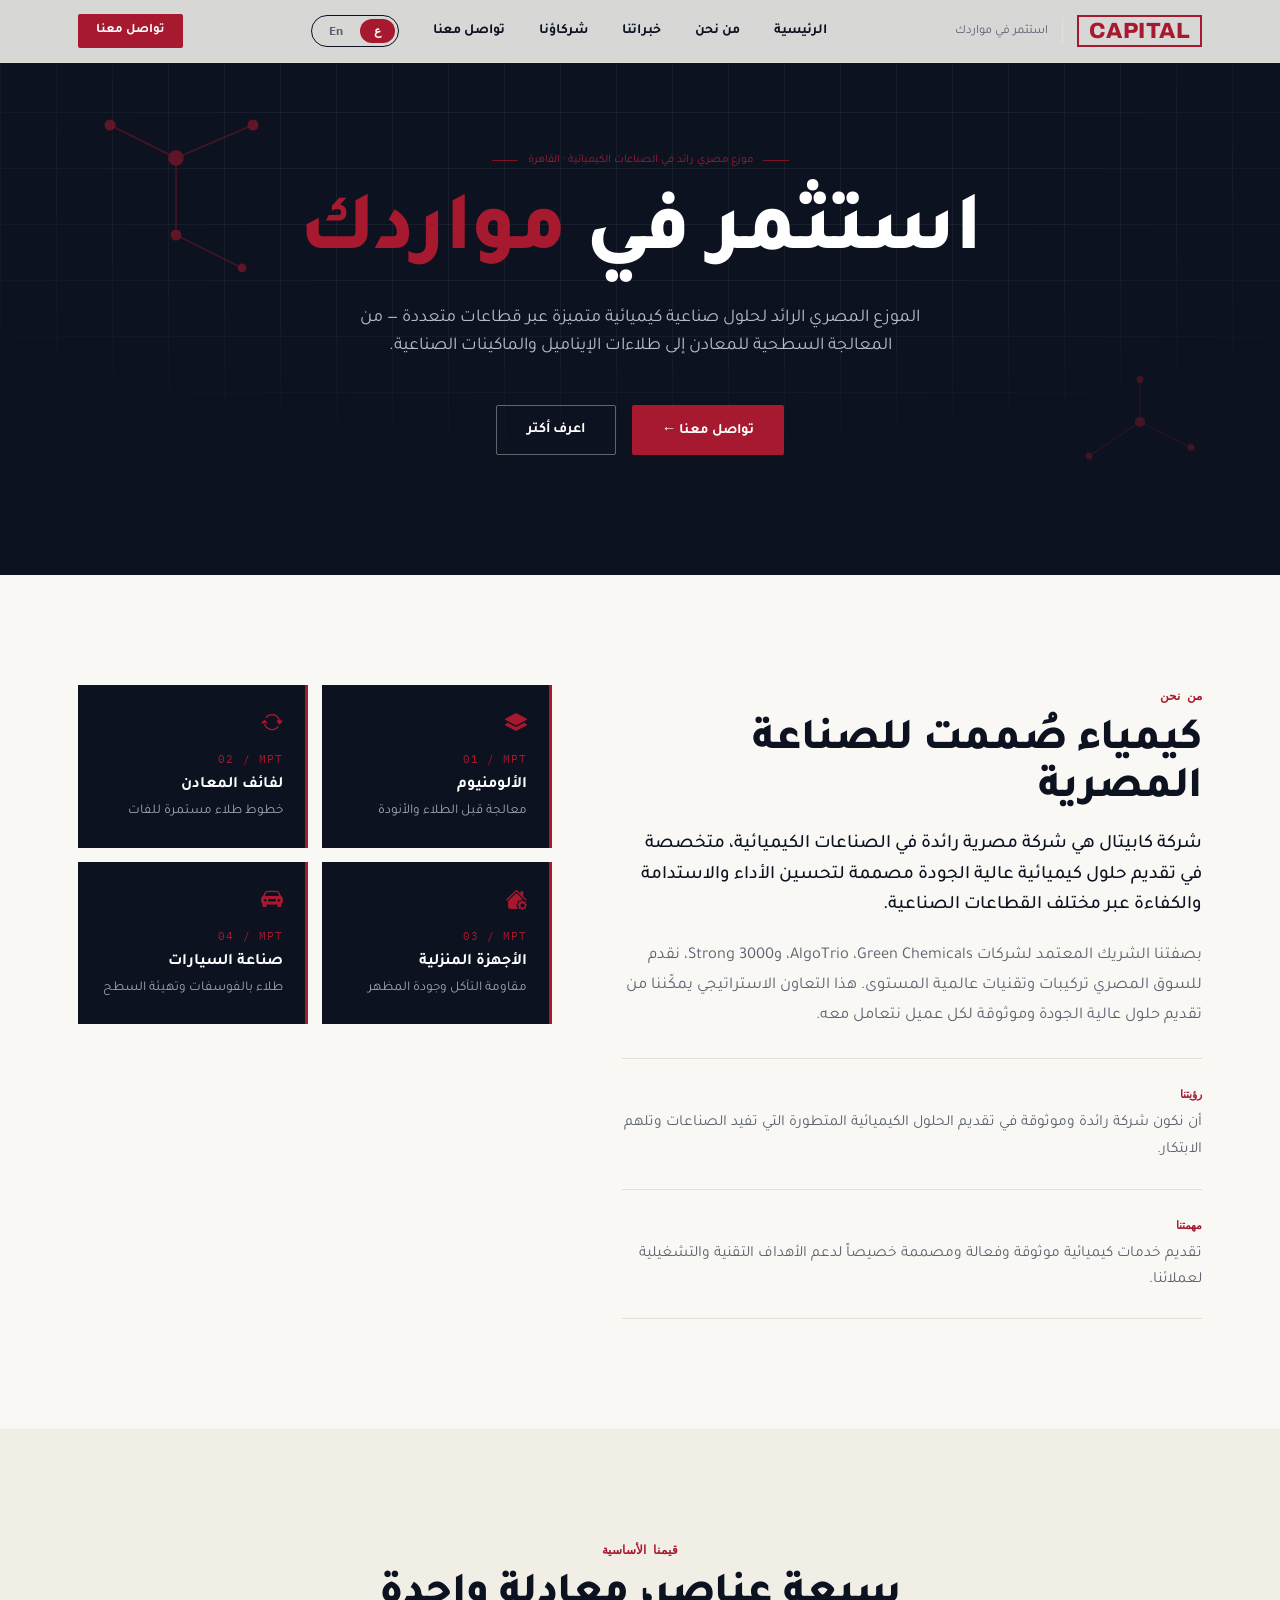
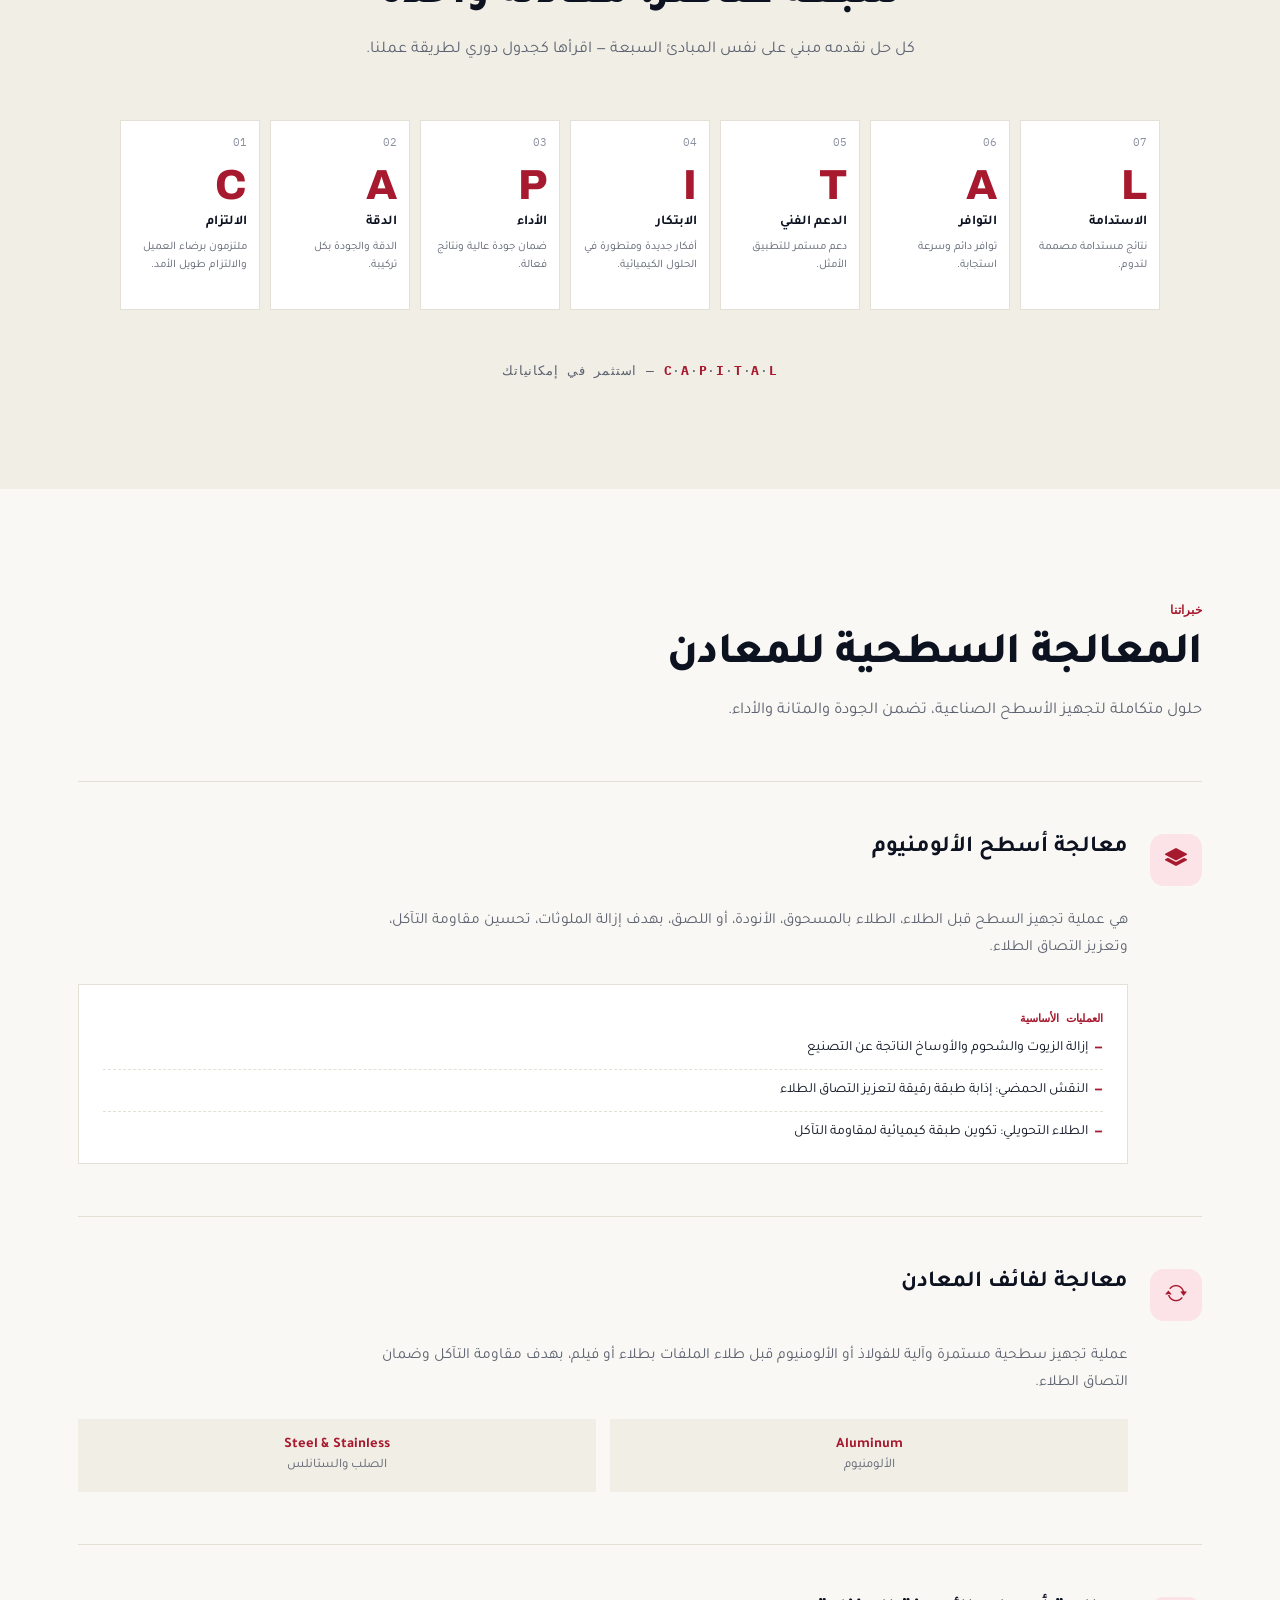
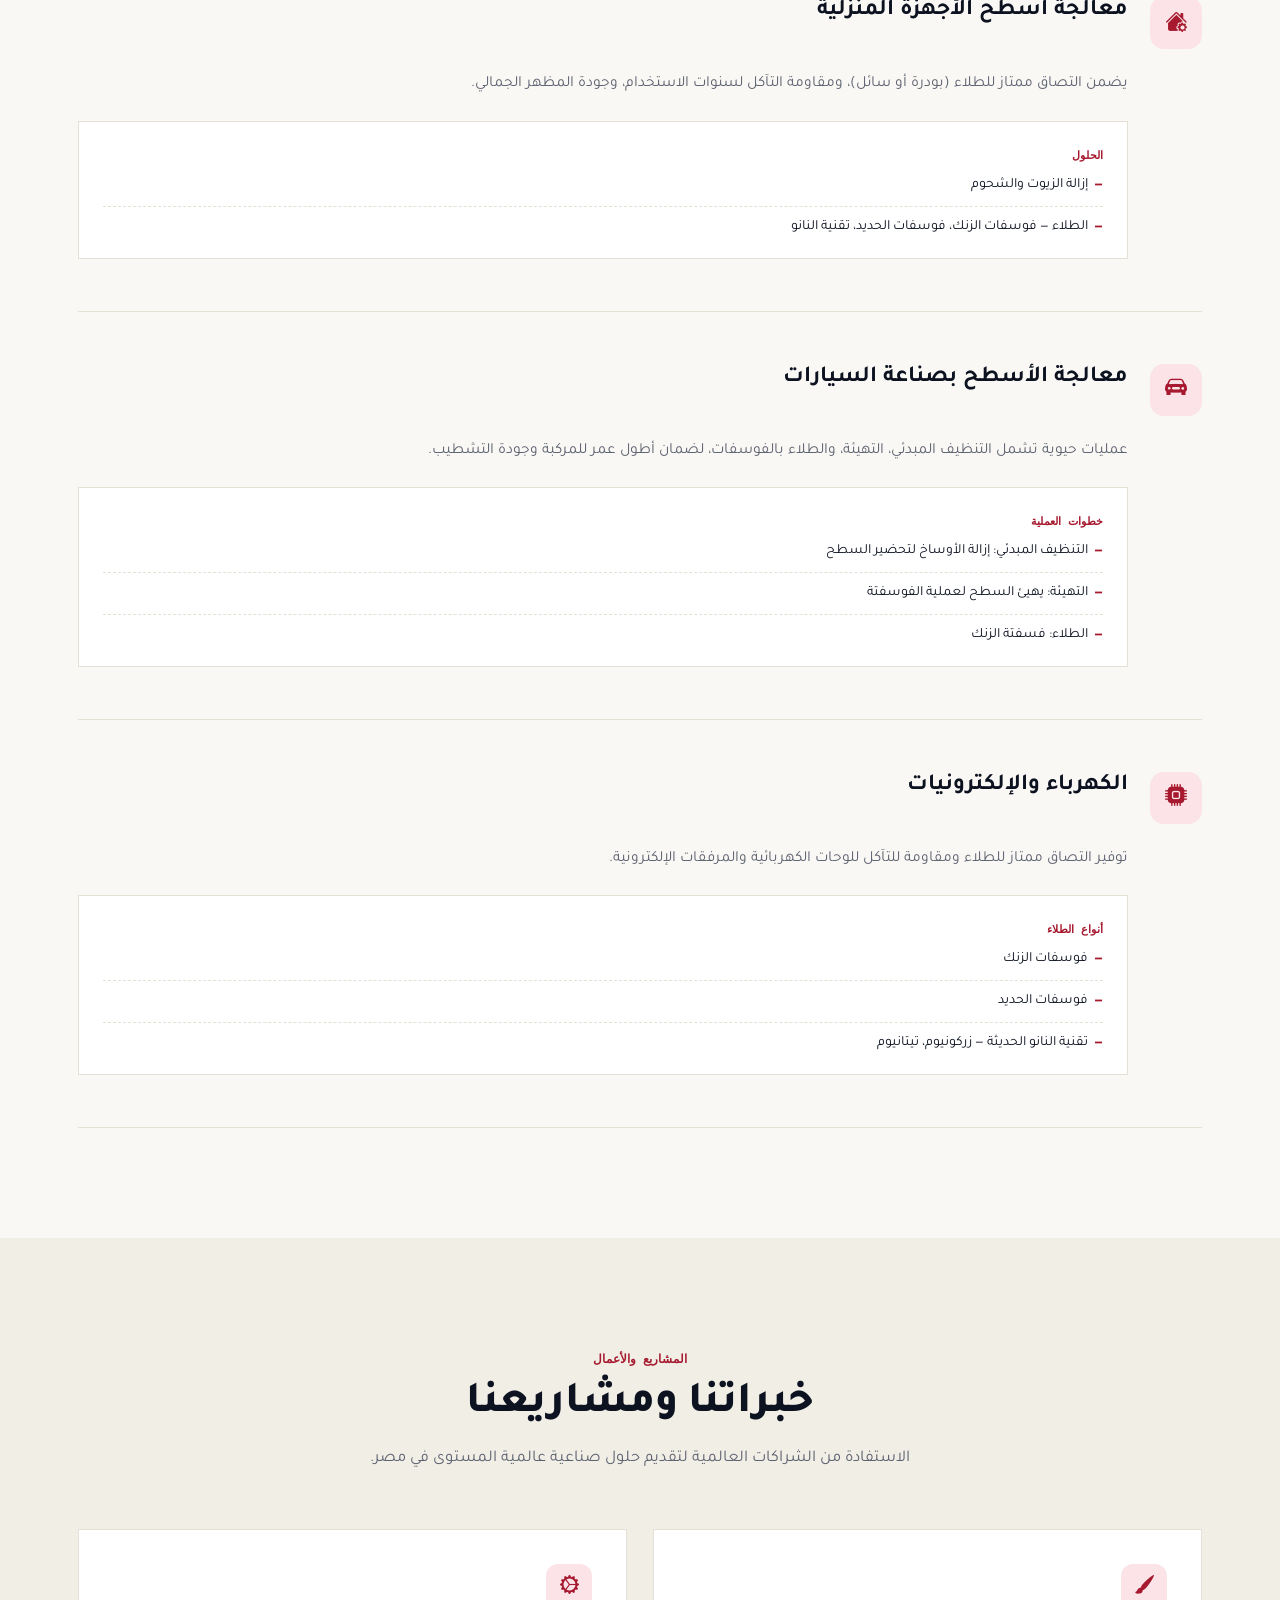
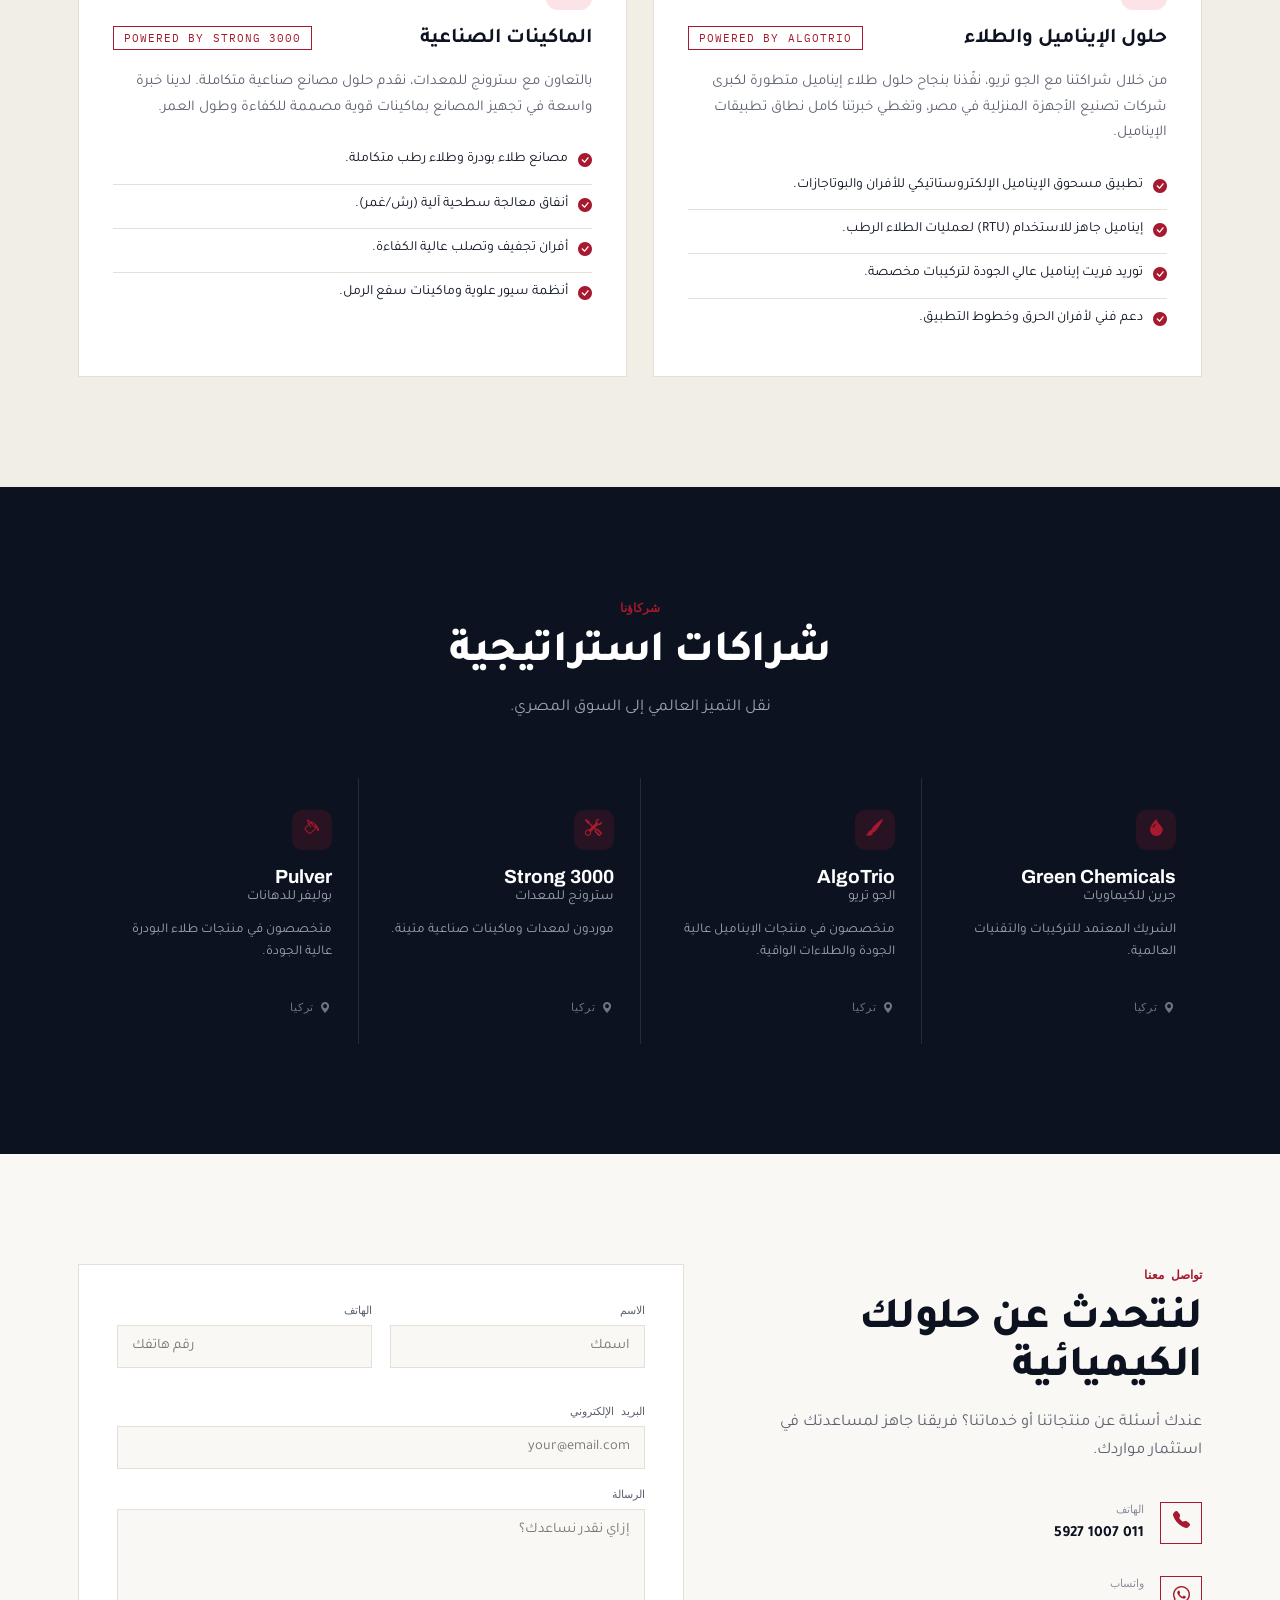
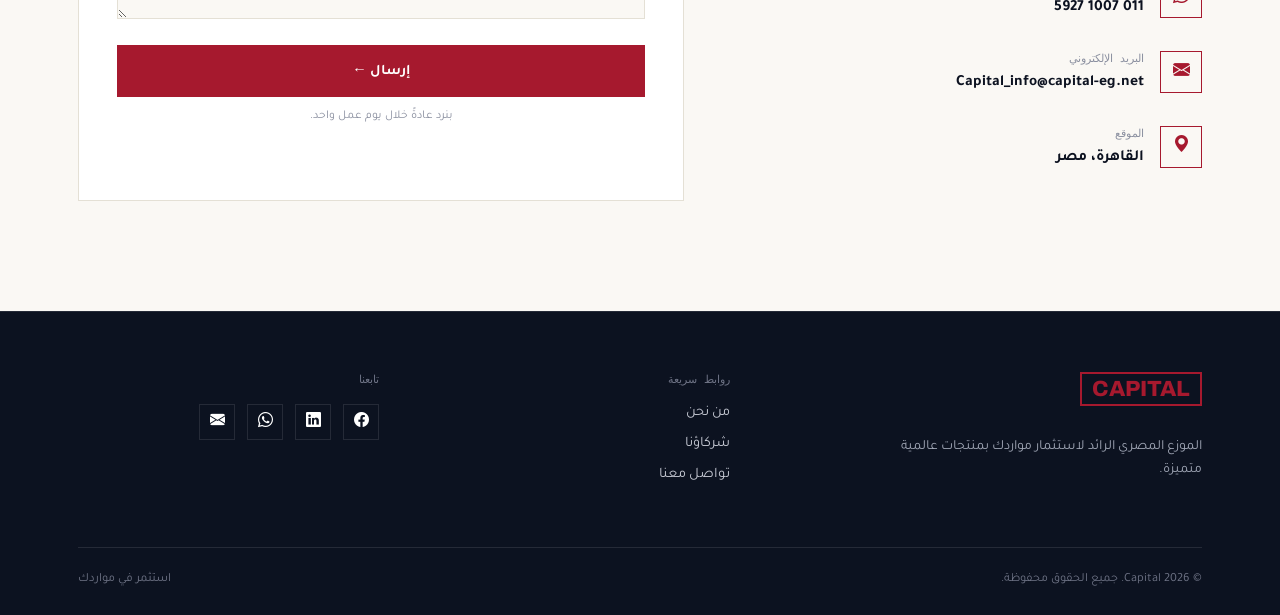
<file: index.html>
<!DOCTYPE html>
<html lang="ar" dir="rtl">
<head>
<meta charset="UTF-8">
<meta name="viewport" content="width=device-width, initial-scale=1.0">
<title>كابيتال | استثمر في مواردك</title>
<meta name="description" content="كابيتال — الموزع المصري الرائد للحلول الكيميائية الصناعية، من المعالجة السطحية للمعادن إلى طلاءات الإيناميل والماكينات الصناعية.">
<link rel="canonical" href="https://capital-eg.net/">
<link rel="alternate" hreflang="ar" href="https://capital-eg.net/index.html">
<link rel="alternate" hreflang="en" href="https://capital-eg.net/en.html">
<link rel="preconnect" href="https://fonts.googleapis.com">
<link rel="preconnect" href="https://fonts.gstatic.com" crossorigin>
<link href="https://fonts.googleapis.com/css2?family=Archivo:wght@500;600;700;800;900&family=Archivo+Expanded:wght@700;800&family=Inter:wght@400;500;600;700&family=IBM+Plex+Mono:wght@500;600&family=Tajawal:wght@400;500;700;800;900&display=swap" rel="stylesheet">
<link rel="stylesheet" href="style.css">
<link rel="stylesheet" href="https://cdn.jsdelivr.net/npm/bootstrap-icons@1.11.3/font/bootstrap-icons.min.css">
</head>
<body>

<!-- NAV -->
<nav class="nav">
  <div class="wrap nav-inner">
    <div class="brand">
      <div class="brand-mark">CAPITAL</div>
      <div class="brand-divider"></div>
      <div class="brand-tag">استثمر في مواردك</div>
    </div>
    <div class="nav-links" id="navLinks">
      <a href="#home">الرئيسية</a>
      <a href="#about">من نحن</a>
      <a href="#expertise">خبراتنا</a>
      <a href="#partners">شركاؤنا</a>
      <a href="#contact">تواصل معنا</a>
      <div class="lang-switch">
        <a href="index.html" class="active">ع</a>
        <a href="en.html">En</a>
      </div>
    </div>
    <div style="display:flex;align-items:center;gap:14px;">
      <a href="#contact" class="nav-cta">تواصل معنا</a>
      <button class="burger" id="burger" type="button" aria-label="القائمة"><span></span><span></span><span></span></button>
    </div>
  </div>
</nav>

<!-- HERO -->
<header class="hero" id="home">
  <div class="hero-grid"></div>
  <svg class="hero-mol a" viewBox="0 0 200 200" fill="none"><g stroke="#A6192E" stroke-width="1.4" opacity=".7">
    <line x1="30" y1="40" x2="90" y2="70"/><line x1="90" y1="70" x2="90" y2="140"/><line x1="90" y1="70" x2="160" y2="40"/><line x1="90" y1="140" x2="150" y2="170"/>
  </g><g fill="#A6192E"><circle cx="30" cy="40" r="5"/><circle cx="90" cy="70" r="7"/><circle cx="90" cy="140" r="5"/><circle cx="160" cy="40" r="5"/><circle cx="150" cy="170" r="4"/></g></svg>
  <svg class="hero-mol b" viewBox="0 0 200 200" fill="none"><g stroke="#A6192E" stroke-width="1.4" opacity=".6">
    <line x1="20" y1="100" x2="80" y2="60"/><line x1="80" y1="60" x2="140" y2="90"/><line x1="80" y1="60" x2="80" y2="10"/>
  </g><g fill="#A6192E"><circle cx="20" cy="100" r="4"/><circle cx="80" cy="60" r="6"/><circle cx="140" cy="90" r="4"/><circle cx="80" cy="10" r="4"/></g></svg>

  <div class="wrap hero-inner">
    <span class="eyebrow">موزع مصري رائد في الصناعات الكيميائية · القاهرة</span>
    <h1 class="hero-h1">استثمر في <em>مواردك</em></h1>
    <p class="hero-sub">الموزع المصري الرائد لحلول صناعية كيميائية متميزة عبر قطاعات متعددة — من المعالجة السطحية للمعادن إلى طلاءات الإيناميل والماكينات الصناعية.</p>
    <div class="hero-cta-row">
      <a href="#contact" class="btn btn-primary">تواصل معنا ←</a>
      <a href="#expertise" class="btn btn-outline">اعرف أكتر</a>
    </div>
  </div>
</header>

<!-- ABOUT -->
<section class="pad" id="about">
  <div class="wrap about-grid">
    <div class="about-copy">
      <span class="sec-eyebrow">من نحن</span>
      <h2 class="sec-h2">كيمياء صُممت للصناعة المصرية</h2>
      <p class="lead">شركة كابيتال هي شركة مصرية رائدة في الصناعات الكيميائية، متخصصة في تقديم حلول كيميائية عالية الجودة مصممة لتحسين الأداء والاستدامة والكفاءة عبر مختلف القطاعات الصناعية.</p>
      <p>بصفتنا الشريك المعتمد لشركات <span dir="ltr" style="unicode-bidi:isolate;">Green Chemicals</span>، <span dir="ltr" style="unicode-bidi:isolate;">AlgoTrio</span>، و<span dir="ltr" style="unicode-bidi:isolate;">Strong 3000</span>، نقدم للسوق المصري تركيبات وتقنيات عالمية المستوى. هذا التعاون الاستراتيجي يمكّننا من تقديم حلول عالية الجودة وموثوقة لكل عميل نتعامل معه.</p>

      <div class="vm-list">
        <div class="vm-item">
          <div class="vm-label">رؤيتنا</div>
          <div class="vm-text">أن نكون شركة رائدة وموثوقة في تقديم الحلول الكيميائية المتطورة التي تفيد الصناعات وتلهم الابتكار.</div>
        </div>
        <div class="vm-item">
          <div class="vm-label">مهمتنا</div>
          <div class="vm-text">تقديم خدمات كيميائية موثوقة وفعالة ومصممة خصيصاً لدعم الأهداف التقنية والتشغيلية لعملائنا.</div>
        </div>
      </div>
    </div>

    <div>
      <div class="sector-strip">
        <div class="sector-card"><i class="bi bi-layers-fill"></i><span class="n">01 / MPT</span><div class="t">الألومنيوم</div><div class="d">معالجة قبل الطلاء والأنودة</div></div>
        <div class="sector-card"><i class="bi bi-arrow-repeat"></i><span class="n">02 / MPT</span><div class="t">لفائف المعادن</div><div class="d">خطوط طلاء مستمرة للفات</div></div>
        <div class="sector-card"><i class="bi bi-house-gear-fill"></i><span class="n">03 / MPT</span><div class="t">الأجهزة المنزلية</div><div class="d">مقاومة التآكل وجودة المظهر</div></div>
        <div class="sector-card"><i class="bi bi-car-front-fill"></i><span class="n">04 / MPT</span><div class="t">صناعة السيارات</div><div class="d">طلاء بالفوسفات وتهيئة السطح</div></div>
      </div>
    </div>
  </div>
</section>

<!-- CORE VALUES -->
<section class="pad values-band">
  <div class="wrap">
    <div class="sec-head center">
      <span class="sec-eyebrow">قيمنا الأساسية</span>
      <h2 class="sec-h2">سبعة عناصر، معادلة واحدة</h2>
      <p class="sec-p">كل حل نقدمه مبني على نفس المبادئ السبعة — اقرأها كجدول دوري لطريقة عملنا.</p>
    </div>

    <div class="periodic-row" id="periodicRow"></div>

    <div class="values-formula">
      <b>C</b>·<b>A</b>·<b>P</b>·<b>I</b>·<b>T</b>·<b>A</b>·<b>L</b> — استثمر في إمكانياتك
    </div>
  </div>
</section>

<!-- EXPERTISE -->
<section class="pad" id="expertise">
  <div class="wrap">
    <div class="sec-head">
      <span class="sec-eyebrow">خبراتنا</span>
      <h2 class="sec-h2">المعالجة السطحية للمعادن</h2>
      <p class="sec-p">حلول متكاملة لتجهيز الأسطح الصناعية، تضمن الجودة والمتانة والأداء.</p>
    </div>

    <div class="expertise-item">
      <div class="exp-head">
        <div class="exp-icon"><i class="bi bi-layers-fill"></i></div>
        <div class="exp-title-en">معالجة أسطح الألومنيوم</div>
      </div>
      <div class="exp-body">
        <p class="exp-desc">هي عملية تجهيز السطح قبل الطلاء، الطلاء بالمسحوق، الأنودة، أو اللصق، بهدف إزالة الملوثات، تحسين مقاومة التآكل، وتعزيز التصاق الطلاء.</p>
        <div class="proc-box">
          <div class="proc-label">العمليات الأساسية</div>
          <ul class="proc-list">
            <li>إزالة الزيوت والشحوم والأوساخ الناتجة عن التصنيع</li>
            <li>النقش الحمضي: إذابة طبقة رقيقة لتعزيز التصاق الطلاء</li>
            <li>الطلاء التحويلي: تكوين طبقة كيميائية لمقاومة التآكل</li>
          </ul>
        </div>
      </div>
    </div>

    <div class="expertise-item">
      <div class="exp-head">
        <div class="exp-icon"><i class="bi bi-arrow-repeat"></i></div>
        <div class="exp-title-en">معالجة لفائف المعادن</div>
      </div>
      <div class="exp-body">
        <p class="exp-desc">عملية تجهيز سطحية مستمرة وآلية للفولاذ أو الألومنيوم قبل طلاء الملفات بطلاء أو فيلم، بهدف مقاومة التآكل وضمان التصاق الطلاء.</p>
        <div class="subtag-grid">
          <div class="subtag"><div class="t-en">Aluminum</div><div class="t-ar">الألومنيوم</div></div>
          <div class="subtag"><div class="t-en">Steel & Stainless</div><div class="t-ar">الصلب والستانلس</div></div>
        </div>
      </div>
    </div>

    <div class="expertise-item">
      <div class="exp-head">
        <div class="exp-icon"><i class="bi bi-house-gear-fill"></i></div>
        <div class="exp-title-en">معالجة أسطح الأجهزة المنزلية</div>
      </div>
      <div class="exp-body">
        <p class="exp-desc">يضمن التصاق ممتاز للطلاء (بودرة أو سائل)، ومقاومة التآكل لسنوات الاستخدام، وجودة المظهر الجمالي.</p>
        <div class="proc-box">
          <div class="proc-label">الحلول</div>
          <ul class="proc-list">
            <li>إزالة الزيوت والشحوم</li>
            <li>الطلاء — فوسفات الزنك، فوسفات الحديد، تقنية النانو</li>
          </ul>
        </div>
      </div>
    </div>

    <div class="expertise-item">
      <div class="exp-head">
        <div class="exp-icon"><i class="bi bi-car-front-fill"></i></div>
        <div class="exp-title-en">معالجة الأسطح بصناعة السيارات</div>
      </div>
      <div class="exp-body">
        <p class="exp-desc">عمليات حيوية تشمل التنظيف المبدئي، التهيئة، والطلاء بالفوسفات، لضمان أطول عمر للمركبة وجودة التشطيب.</p>
        <div class="proc-box">
          <div class="proc-label">خطوات العملية</div>
          <ul class="proc-list">
            <li>التنظيف المبدئي: إزالة الأوساخ لتحضير السطح</li>
            <li>التهيئة: يهيئ السطح لعملية الفوسفتة</li>
            <li>الطلاء: فسفتة الزنك</li>
          </ul>
        </div>
      </div>
    </div>

    <div class="expertise-item">
      <div class="exp-head">
        <div class="exp-icon"><i class="bi bi-cpu-fill"></i></div>
        <div class="exp-title-en">الكهرباء والإلكترونيات</div>
      </div>
      <div class="exp-body">
        <p class="exp-desc">توفير التصاق ممتاز للطلاء ومقاومة للتآكل للوحات الكهربائية والمرفقات الإلكترونية.</p>
        <div class="proc-box">
          <div class="proc-label">أنواع الطلاء</div>
          <ul class="proc-list">
            <li>فوسفات الزنك</li>
            <li>فوسفات الحديد</li>
            <li>تقنية النانو الحديثة — زركونيوم، تيتانيوم</li>
          </ul>
        </div>
      </div>
    </div>
  </div>
</section>

<!-- EXPERIENCE -->
<section class="pad" style="background:var(--paper-2);">
  <div class="wrap">
    <div class="sec-head center">
      <span class="sec-eyebrow">المشاريع والأعمال</span>
      <h2 class="sec-h2">خبراتنا ومشاريعنا</h2>
      <p class="sec-p">الاستفادة من الشراكات العالمية لتقديم حلول صناعية عالمية المستوى في مصر.</p>
    </div>

    <div class="exp2-grid">
      <div class="exp2-card">
        <div class="exp2-icon"><i class="bi bi-brush-fill"></i></div>
        <div class="exp2-headrow">
          <div class="exp2-title">حلول الإيناميل والطلاء</div>
          <span class="exp2-powered">Powered by AlgoTrio</span>
        </div>
        <p class="exp2-desc" style="margin-top:18px;">من خلال شراكتنا مع الجو تريو، نفّذنا بنجاح حلول طلاء إيناميل متطورة لكبرى شركات تصنيع الأجهزة المنزلية في مصر، وتغطي خبرتنا كامل نطاق تطبيقات الإيناميل.</p>
        <ul class="cap-list">
          <li><i class="bi bi-check-circle-fill"></i>تطبيق مسحوق الإيناميل الإلكتروستاتيكي للأفران والبوتاجازات.</li>
          <li><i class="bi bi-check-circle-fill"></i>إيناميل جاهز للاستخدام (RTU) لعمليات الطلاء الرطب.</li>
          <li><i class="bi bi-check-circle-fill"></i>توريد فريت إيناميل عالي الجودة لتركيبات مخصصة.</li>
          <li><i class="bi bi-check-circle-fill"></i>دعم فني لأفران الحرق وخطوط التطبيق.</li>
        </ul>
      </div>

      <div class="exp2-card">
        <div class="exp2-icon"><i class="bi bi-gear-wide-connected"></i></div>
        <div class="exp2-headrow">
          <div class="exp2-title">الماكينات الصناعية</div>
          <span class="exp2-powered">Powered by Strong 3000</span>
        </div>
        <p class="exp2-desc" style="margin-top:18px;">بالتعاون مع سترونج للمعدات، نقدم حلول مصانع صناعية متكاملة. لدينا خبرة واسعة في تجهيز المصانع بماكينات قوية مصممة للكفاءة وطول العمر.</p>
        <ul class="cap-list">
          <li><i class="bi bi-check-circle-fill"></i>مصانع طلاء بودرة وطلاء رطب متكاملة.</li>
          <li><i class="bi bi-check-circle-fill"></i>أنفاق معالجة سطحية آلية (رش/غمر).</li>
          <li><i class="bi bi-check-circle-fill"></i>أفران تجفيف وتصلب عالية الكفاءة.</li>
          <li><i class="bi bi-check-circle-fill"></i>أنظمة سيور علوية وماكينات سفع الرمل.</li>
        </ul>
      </div>
    </div>
  </div>
</section>

<!-- PARTNERS -->
<section class="pad partners-sec" id="partners">
  <div class="wrap">
    <div class="sec-head center">
      <span class="sec-eyebrow">شركاؤنا</span>
      <h2 class="sec-h2">شراكات استراتيجية</h2>
      <p class="sec-p">نقل التميز العالمي إلى السوق المصري.</p>
    </div>

    <div class="partner-grid">
      <a class="partner-card" href="https://www.green-chemicals.com/en/solutions/green-adh-tech" target="_blank" rel="noopener">
        <div class="partner-icon"><i class="bi bi-droplet-fill"></i></div>
        <div class="pn">Green Chemicals</div>
        <div class="pn-sub">جرين للكيماويات</div>
        <div class="pd">الشريك المعتمد للتركيبات والتقنيات العالمية.</div>
        <div class="loc"><i class="bi bi-geo-alt-fill"></i> تركيا</div>
      </a>
      <a class="partner-card" href="https://www.algotrio.com" target="_blank" rel="noopener">
        <div class="partner-icon"><i class="bi bi-brush-fill"></i></div>
        <div class="pn">AlgoTrio</div>
        <div class="pn-sub">الجو تريو</div>
        <div class="pd">متخصصون في منتجات الإيناميل عالية الجودة والطلاءات الواقية.</div>
        <div class="loc"><i class="bi bi-geo-alt-fill"></i> تركيا</div>
      </a>
      <a class="partner-card" href="https://strong3000.com/en/" target="_blank" rel="noopener">
        <div class="partner-icon"><i class="bi bi-tools"></i></div>
        <div class="pn">Strong 3000</div>
        <div class="pn-sub">سترونج للمعدات</div>
        <div class="pd">موردون لمعدات وماكينات صناعية متينة.</div>
        <div class="loc"><i class="bi bi-geo-alt-fill"></i> تركيا</div>
      </a>
      <a class="partner-card" href="https://pulver.com.tr/en/" target="_blank" rel="noopener">
        <div class="partner-icon"><i class="bi bi-paint-bucket"></i></div>
        <div class="pn">Pulver</div>
        <div class="pn-sub">بوليفر للدهانات</div>
        <div class="pd">متخصصون في منتجات طلاء البودرة عالية الجودة.</div>
        <div class="loc"><i class="bi bi-geo-alt-fill"></i> تركيا</div>
      </a>
    </div>
  </div>
</section>

<!-- CONTACT -->
<section class="pad" id="contact">
  <div class="wrap contact-grid">
    <div>
      <span class="sec-eyebrow">تواصل معنا</span>
      <h2 class="sec-h2">لنتحدث عن حلولك الكيميائية</h2>
      <p class="sec-p" style="margin-bottom:36px;">عندك أسئلة عن منتجاتنا أو خدماتنا؟ فريقنا جاهز لمساعدتك في استثمار مواردك.</p>

      <div class="contact-info-item">
        <div class="ci-icon"><i class="bi bi-telephone-fill"></i></div>
        <div>
          <div class="ci-label">الهاتف</div>
          <div class="ci-value">
            <a href="tel:+201110075927">011 1007 5927</a>
          </div>
        </div>
      </div>
      <div class="contact-info-item">
        <div class="ci-icon"><i class="bi bi-whatsapp"></i></div>
        <div>
          <div class="ci-label">واتساب</div>
          <div class="ci-value"><a href="https://wa.me/201110075927" target="_blank" rel="noopener">011 1007 5927</a></div>
        </div>
      </div>
      <div class="contact-info-item">
        <div class="ci-icon"><i class="bi bi-envelope-fill"></i></div>
        <div>
          <div class="ci-label">البريد الإلكتروني</div>
          <div class="ci-value"><a href="mailto:Capital_info@capital-eg.net">Capital_info@capital-eg.net</a></div>
        </div>
      </div>
      <div class="contact-info-item">
        <div class="ci-icon"><i class="bi bi-geo-alt-fill"></i></div>
        <div>
          <div class="ci-label">الموقع</div>
          <div class="ci-value">القاهرة، مصر</div>
        </div>
      </div>
    </div>

    <div class="form-box">
      <form id="contactForm">
        <div class="form-row">
          <div class="field">
            <label>الاسم</label>
            <input type="text" placeholder="اسمك" required>
          </div>
          <div class="field">
            <label>الهاتف</label>
            <input type="tel" placeholder="رقم هاتفك">
          </div>
        </div>
        <div class="field">
          <label>البريد الإلكتروني</label>
          <input type="email" placeholder="your@email.com" required>
        </div>
        <div class="field">
          <label>الرسالة</label>
          <textarea placeholder="إزاي نقدر نساعدك؟"></textarea>
        </div>
        <button type="submit" class="submit-btn">إرسال ←</button>
        <div class="form-note">بنرد عادةً خلال يوم عمل واحد.</div>
      </form>
    </div>
  </div>
</section>

<!-- FOOTER -->
<footer>
  <div class="wrap">
    <div class="foot-grid">
      <div>
        <div class="foot-brand-mark">CAPITAL</div>
        <p class="foot-desc">الموزع المصري الرائد لاستثمار مواردك بمنتجات عالمية متميزة.</p>
      </div>
      <div>
        <div class="foot-h">روابط سريعة</div>
        <ul class="foot-links">
          <li><a href="#about">من نحن</a></li>
          <li><a href="#partners">شركاؤنا</a></li>
          <li><a href="#contact">تواصل معنا</a></li>
        </ul>
      </div>
      <div>
        <div class="foot-h">تابعنا</div>
        <div class="foot-social">
          <a href="#" aria-label="Facebook"><i class="bi bi-facebook"></i></a>
          <a href="https://www.linkedin.com/company/capital-chemicals/" target="_blank" rel="noopener" aria-label="LinkedIn"><i class="bi bi-linkedin"></i></a>
          <a href="https://wa.me/201110075927" target="_blank" rel="noopener" aria-label="WhatsApp"><i class="bi bi-whatsapp"></i></a>
          <a href="mailto:Capital_info@capital-eg.net" aria-label="Email"><i class="bi bi-envelope-fill"></i></a>
        </div>
      </div>
    </div>
    <div class="foot-bottom">
      <span>© 2026 Capital. جميع الحقوق محفوظة.</span>
      <span>استثمر في مواردك</span>
    </div>
  </div>
</footer>

<script>window.CAPITAL_LANG = 'ar';</script>
<script src="main.js"></script>
</body>
</html>
</file>
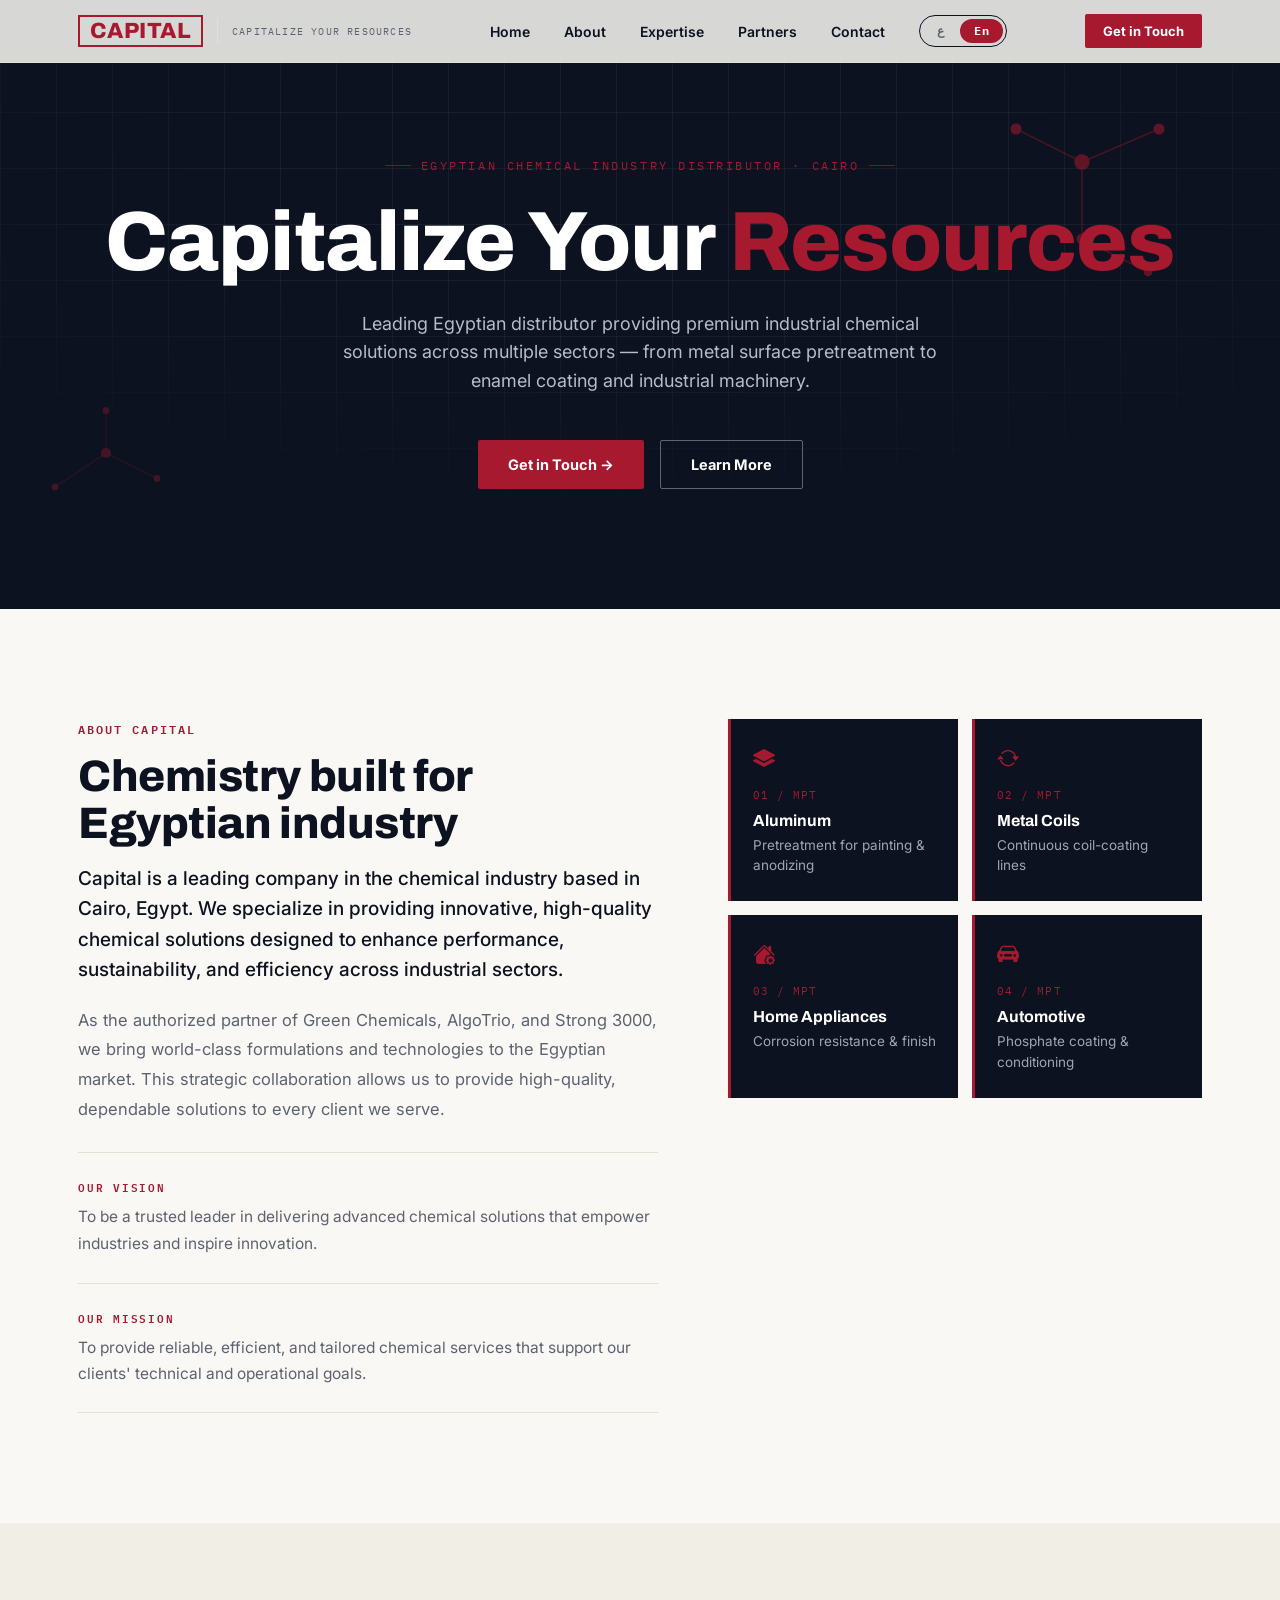
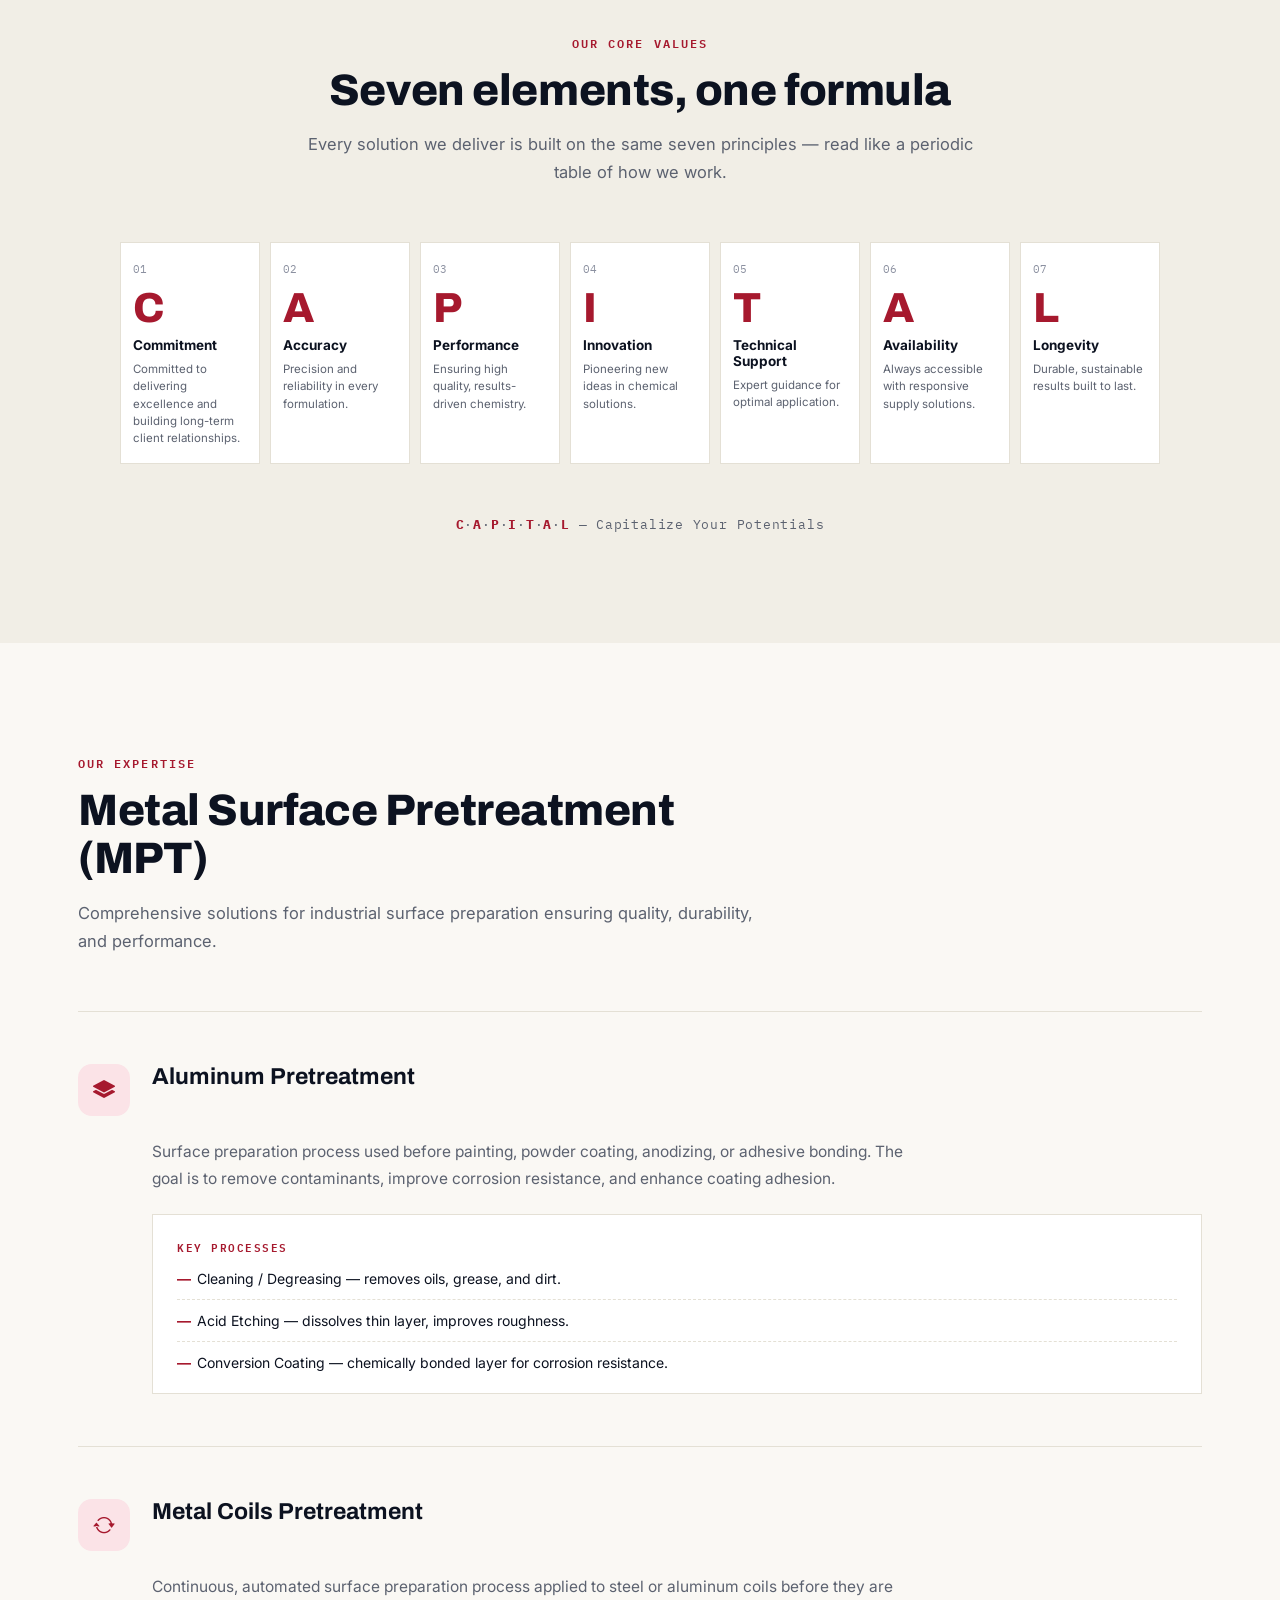
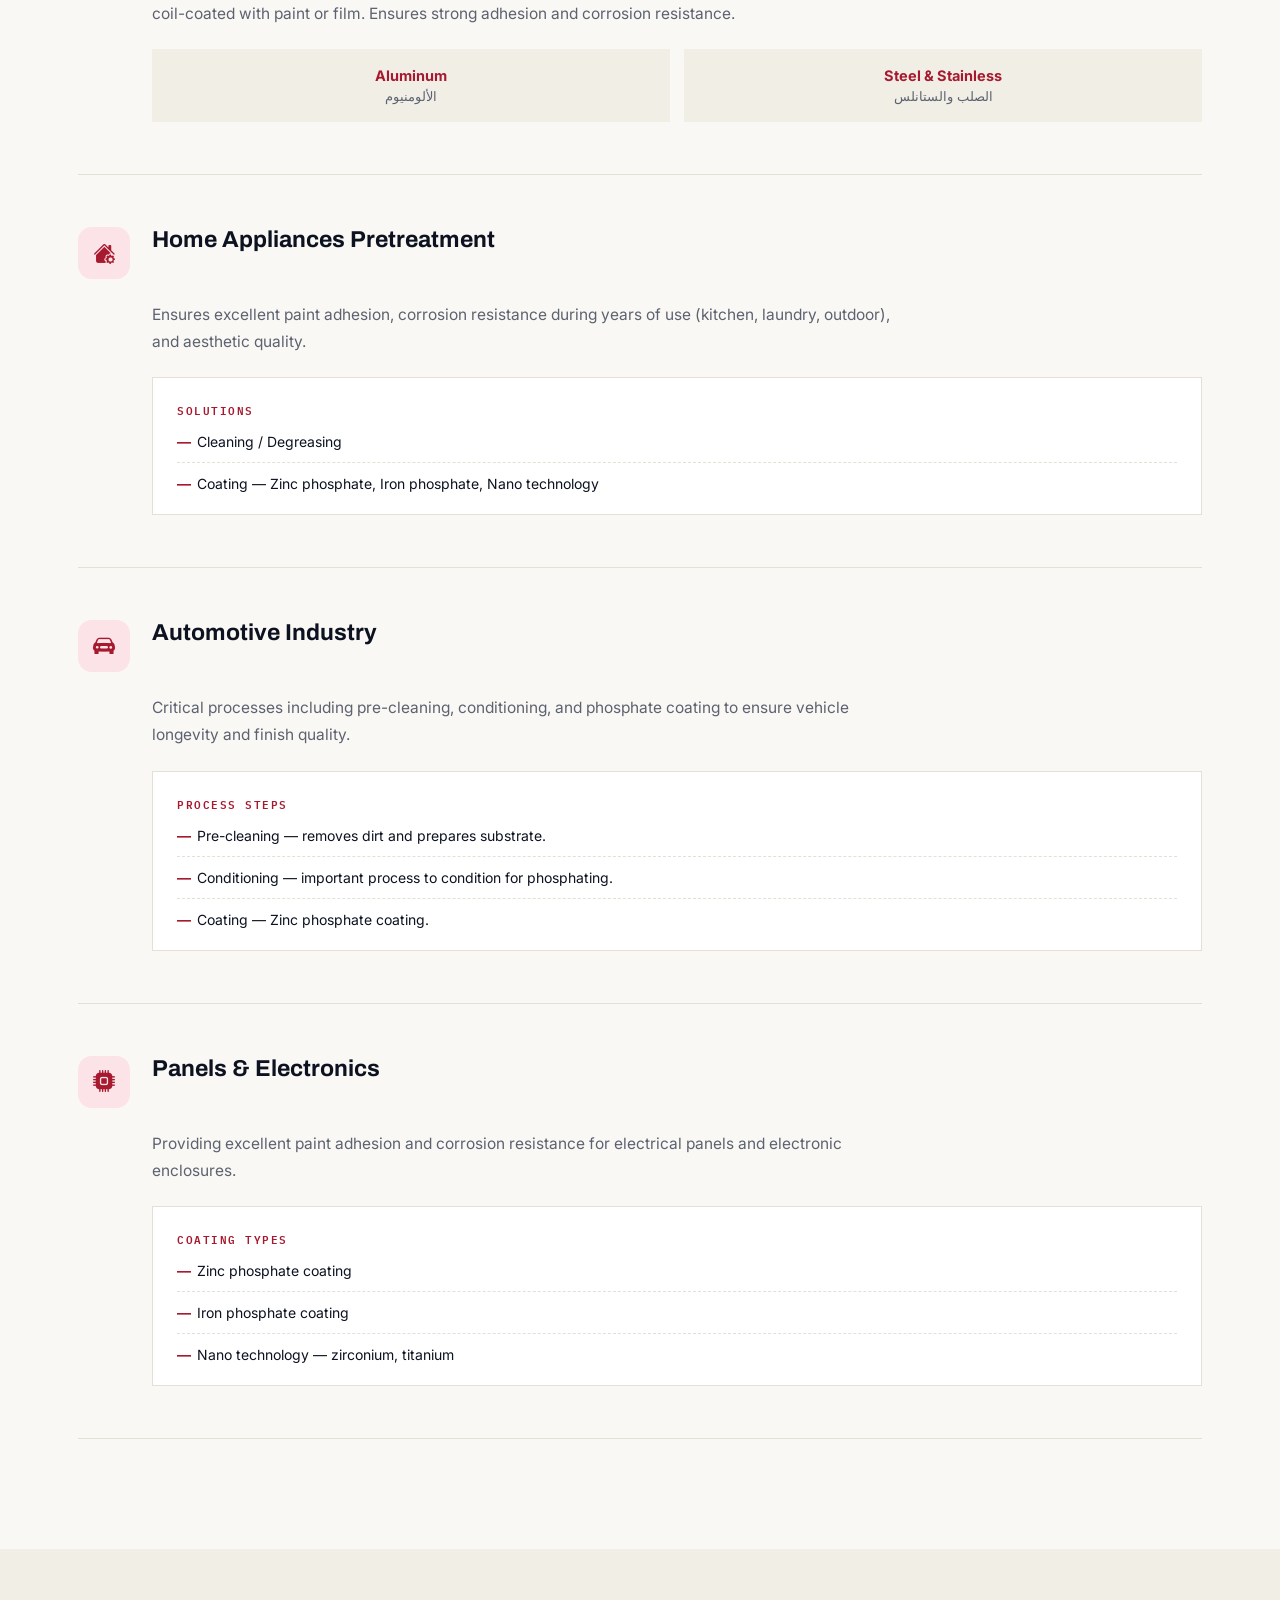
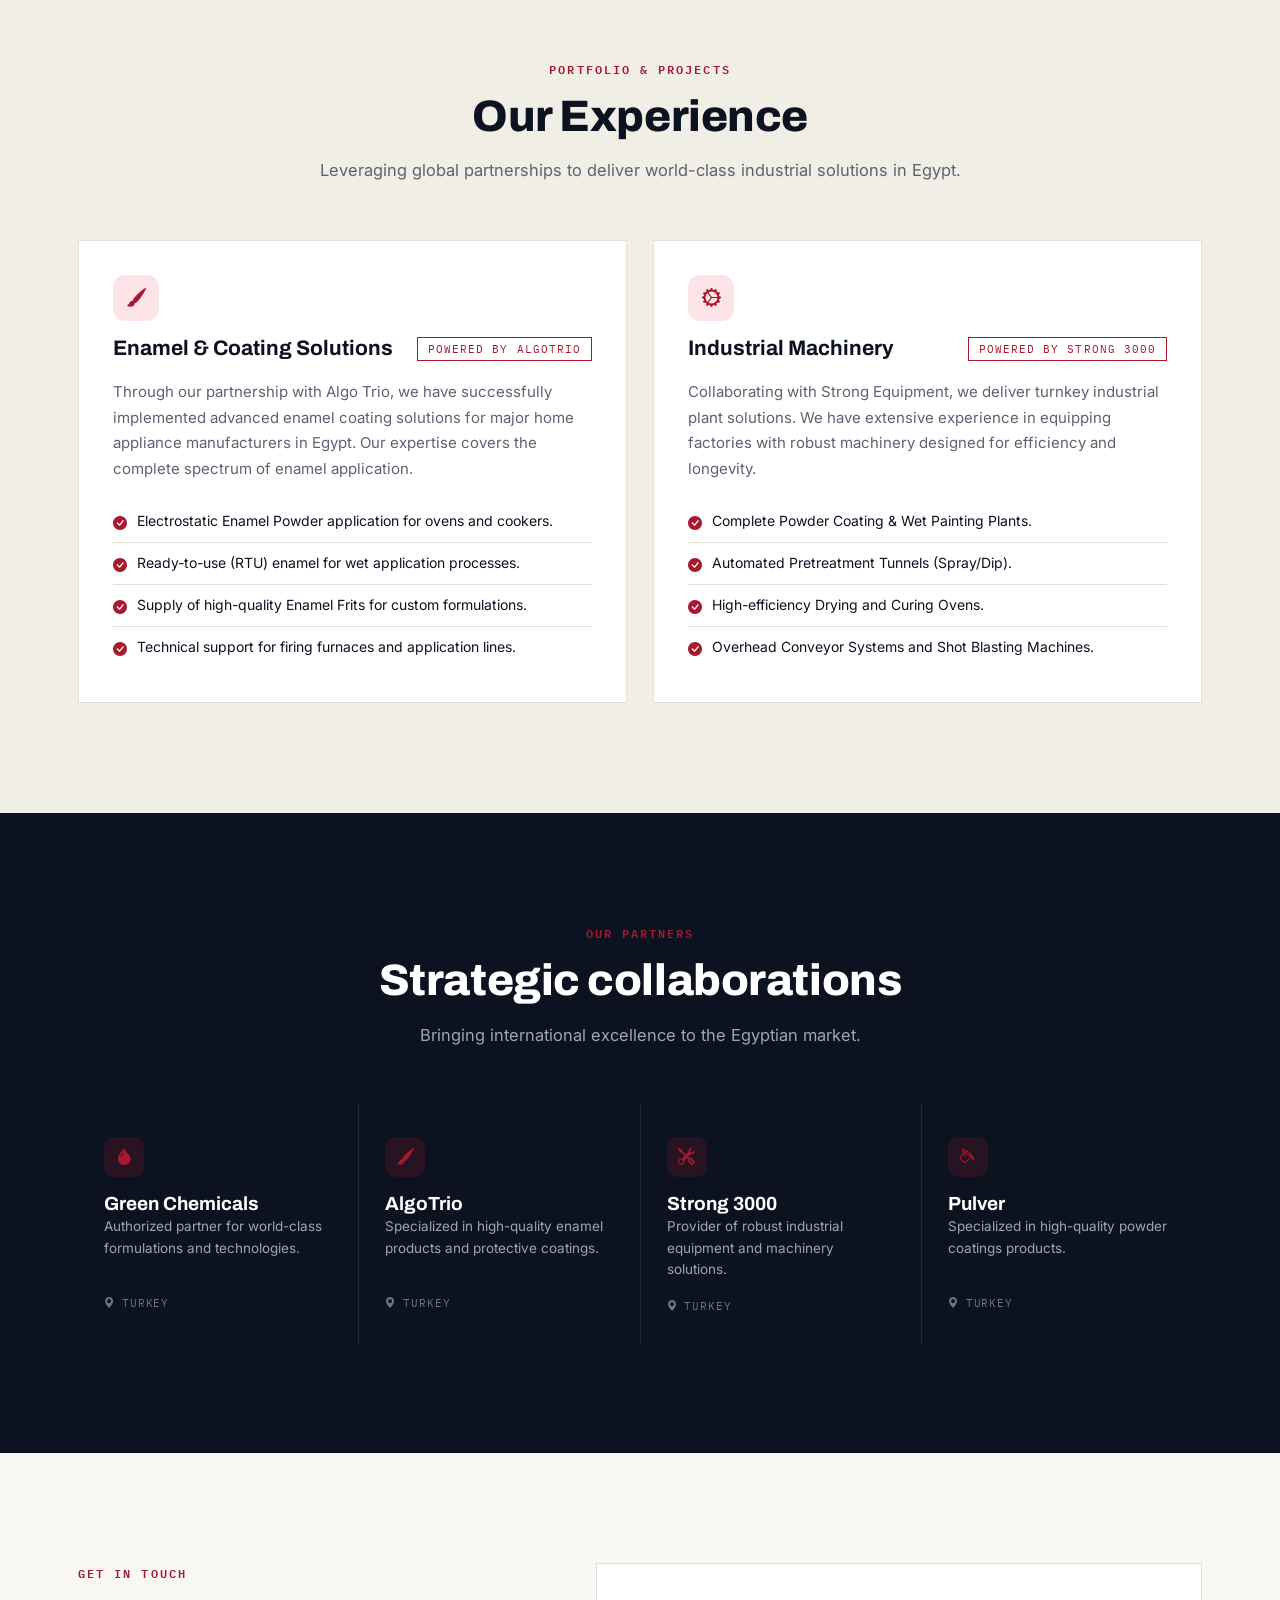
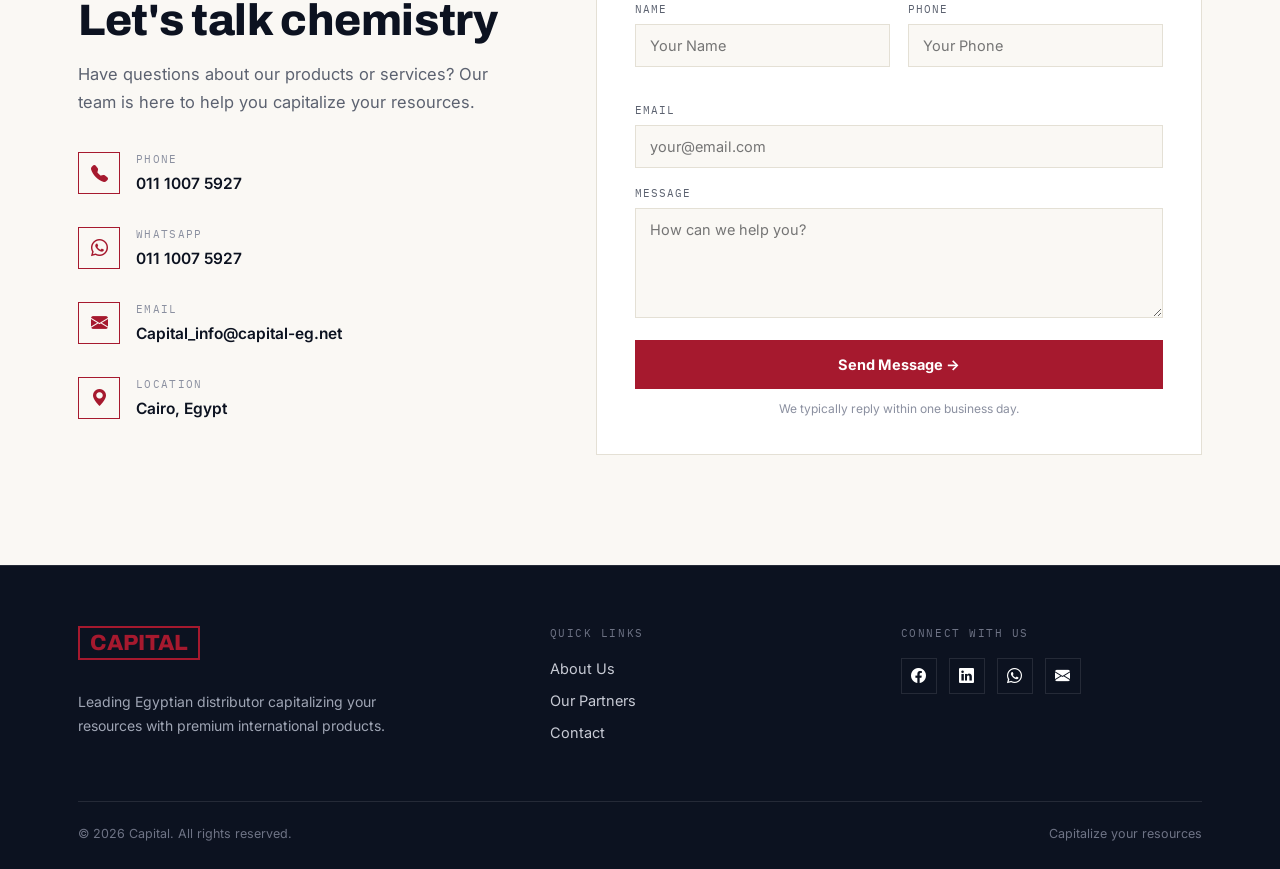
<file: en.html>
<!DOCTYPE html>
<html lang="en" dir="ltr">
<head>
<meta charset="UTF-8">
<meta name="viewport" content="width=device-width, initial-scale=1.0">
<title>Capital | Capitalize Your Resources</title>
<meta name="description" content="Capital — Leading Egyptian distributor of premium industrial chemical solutions across metal surface pretreatment, coatings, and industrial machinery.">
<link rel="canonical" href="https://capital-eg.net/en.html">
<link rel="alternate" hreflang="ar" href="https://capital-eg.net/index.html">
<link rel="alternate" hreflang="en" href="https://capital-eg.net/en.html">
<link rel="preconnect" href="https://fonts.googleapis.com">
<link rel="preconnect" href="https://fonts.gstatic.com" crossorigin>
<link href="https://fonts.googleapis.com/css2?family=Archivo:wght@500;600;700;800;900&family=Archivo+Expanded:wght@700;800&family=Inter:wght@400;500;600;700&family=IBM+Plex+Mono:wght@500;600&family=Tajawal:wght@400;500;700;800;900&display=swap" rel="stylesheet">
<link rel="stylesheet" href="style.css">
<link rel="stylesheet" href="https://cdn.jsdelivr.net/npm/bootstrap-icons@1.11.3/font/bootstrap-icons.min.css">
</head>
<body>

<!-- NAV -->
<nav class="nav">
  <div class="wrap nav-inner">
    <div class="brand">
      <div class="brand-mark">CAPITAL</div>
      <div class="brand-divider"></div>
      <div class="brand-tag">Capitalize your resources</div>
    </div>
    <div class="nav-links" id="navLinks">
      <a href="#home">Home</a>
      <a href="#about">About</a>
      <a href="#expertise">Expertise</a>
      <a href="#partners">Partners</a>
      <a href="#contact">Contact</a>
      <div class="lang-switch">
        <a href="index.html">ع</a>
        <a href="en.html" class="active">En</a>
      </div>
    </div>
    <div style="display:flex;align-items:center;gap:14px;">
      <a href="#contact" class="nav-cta">Get in Touch</a>
      <button class="burger" id="burger" type="button" aria-label="Menu"><span></span><span></span><span></span></button>
    </div>
  </div>
</nav>

<!-- HERO -->
<header class="hero" id="home">
  <div class="hero-grid"></div>
  <svg class="hero-mol a" viewBox="0 0 200 200" fill="none"><g stroke="#A6192E" stroke-width="1.4" opacity=".7">
    <line x1="30" y1="40" x2="90" y2="70"/><line x1="90" y1="70" x2="90" y2="140"/><line x1="90" y1="70" x2="160" y2="40"/><line x1="90" y1="140" x2="150" y2="170"/>
  </g><g fill="#A6192E"><circle cx="30" cy="40" r="5"/><circle cx="90" cy="70" r="7"/><circle cx="90" cy="140" r="5"/><circle cx="160" cy="40" r="5"/><circle cx="150" cy="170" r="4"/></g></svg>
  <svg class="hero-mol b" viewBox="0 0 200 200" fill="none"><g stroke="#A6192E" stroke-width="1.4" opacity=".6">
    <line x1="20" y1="100" x2="80" y2="60"/><line x1="80" y1="60" x2="140" y2="90"/><line x1="80" y1="60" x2="80" y2="10"/>
  </g><g fill="#A6192E"><circle cx="20" cy="100" r="4"/><circle cx="80" cy="60" r="6"/><circle cx="140" cy="90" r="4"/><circle cx="80" cy="10" r="4"/></g></svg>

  <div class="wrap hero-inner">
    <span class="eyebrow">Egyptian Chemical Industry Distributor · Cairo</span>
    <h1 class="hero-h1">Capitalize Your <em>Resources</em></h1>
    <p class="hero-sub">Leading Egyptian distributor providing premium industrial chemical solutions across multiple sectors — from metal surface pretreatment to enamel coating and industrial machinery.</p>
    <div class="hero-cta-row">
      <a href="#contact" class="btn btn-primary">Get in Touch →</a>
      <a href="#expertise" class="btn btn-outline">Learn More</a>
    </div>
  </div>
</header>

<!-- ABOUT -->
<section class="pad" id="about">
  <div class="wrap about-grid">
    <div class="about-copy">
      <span class="sec-eyebrow">About Capital</span>
      <h2 class="sec-h2">Chemistry built for Egyptian industry</h2>
      <p class="lead">Capital is a leading company in the chemical industry based in Cairo, Egypt. We specialize in providing innovative, high-quality chemical solutions designed to enhance performance, sustainability, and efficiency across industrial sectors.</p>
      <p>As the authorized partner of Green Chemicals, AlgoTrio, and Strong 3000, we bring world-class formulations and technologies to the Egyptian market. This strategic collaboration allows us to provide high-quality, dependable solutions to every client we serve.</p>

      <div class="vm-list">
        <div class="vm-item">
          <div class="vm-label">Our Vision</div>
          <div class="vm-text">To be a trusted leader in delivering advanced chemical solutions that empower industries and inspire innovation.</div>
        </div>
        <div class="vm-item">
          <div class="vm-label">Our Mission</div>
          <div class="vm-text">To provide reliable, efficient, and tailored chemical services that support our clients' technical and operational goals.</div>
        </div>
      </div>
    </div>

    <div>
      <div class="sector-strip">
        <div class="sector-card"><i class="bi bi-layers-fill"></i><span class="n">01 / MPT</span><div class="t">Aluminum</div><div class="d">Pretreatment for painting & anodizing</div></div>
        <div class="sector-card"><i class="bi bi-arrow-repeat"></i><span class="n">02 / MPT</span><div class="t">Metal Coils</div><div class="d">Continuous coil-coating lines</div></div>
        <div class="sector-card"><i class="bi bi-house-gear-fill"></i><span class="n">03 / MPT</span><div class="t">Home Appliances</div><div class="d">Corrosion resistance & finish</div></div>
        <div class="sector-card"><i class="bi bi-car-front-fill"></i><span class="n">04 / MPT</span><div class="t">Automotive</div><div class="d">Phosphate coating & conditioning</div></div>
      </div>
    </div>
  </div>
</section>

<!-- CORE VALUES -->
<section class="pad values-band">
  <div class="wrap">
    <div class="sec-head center">
      <span class="sec-eyebrow">Our Core Values</span>
      <h2 class="sec-h2">Seven elements, one formula</h2>
      <p class="sec-p">Every solution we deliver is built on the same seven principles — read like a periodic table of how we work.</p>
    </div>

    <div class="periodic-row" id="periodicRow"></div>

    <div class="values-formula">
      <b>C</b>·<b>A</b>·<b>P</b>·<b>I</b>·<b>T</b>·<b>A</b>·<b>L</b> — Capitalize Your Potentials
    </div>
  </div>
</section>

<!-- EXPERTISE -->
<section class="pad" id="expertise">
  <div class="wrap">
    <div class="sec-head">
      <span class="sec-eyebrow">Our Expertise</span>
      <h2 class="sec-h2">Metal Surface Pretreatment (MPT)</h2>
      <p class="sec-p">Comprehensive solutions for industrial surface preparation ensuring quality, durability, and performance.</p>
    </div>

    <div class="expertise-item">
      <div class="exp-head">
        <div class="exp-icon"><i class="bi bi-layers-fill"></i></div>
        <div class="exp-title-en">Aluminum Pretreatment</div>
      </div>
      <div class="exp-body">
        <p class="exp-desc">Surface preparation process used before painting, powder coating, anodizing, or adhesive bonding. The goal is to remove contaminants, improve corrosion resistance, and enhance coating adhesion.</p>
        <div class="proc-box">
          <div class="proc-label">Key Processes</div>
          <ul class="proc-list">
            <li>Cleaning / Degreasing — removes oils, grease, and dirt.</li>
            <li>Acid Etching — dissolves thin layer, improves roughness.</li>
            <li>Conversion Coating — chemically bonded layer for corrosion resistance.</li>
          </ul>
        </div>
      </div>
    </div>

    <div class="expertise-item">
      <div class="exp-head">
        <div class="exp-icon"><i class="bi bi-arrow-repeat"></i></div>
        <div class="exp-title-en">Metal Coils Pretreatment</div>
      </div>
      <div class="exp-body">
        <p class="exp-desc">Continuous, automated surface preparation process applied to steel or aluminum coils before they are coil-coated with paint or film. Ensures strong adhesion and corrosion resistance.</p>
        <div class="subtag-grid">
          <div class="subtag"><div class="t-en">Aluminum</div><div class="t-ar">الألومنيوم</div></div>
          <div class="subtag"><div class="t-en">Steel & Stainless</div><div class="t-ar">الصلب والستانلس</div></div>
        </div>
      </div>
    </div>

    <div class="expertise-item">
      <div class="exp-head">
        <div class="exp-icon"><i class="bi bi-house-gear-fill"></i></div>
        <div class="exp-title-en">Home Appliances Pretreatment</div>
      </div>
      <div class="exp-body">
        <p class="exp-desc">Ensures excellent paint adhesion, corrosion resistance during years of use (kitchen, laundry, outdoor), and aesthetic quality.</p>
        <div class="proc-box">
          <div class="proc-label">Solutions</div>
          <ul class="proc-list">
            <li>Cleaning / Degreasing</li>
            <li>Coating — Zinc phosphate, Iron phosphate, Nano technology</li>
          </ul>
        </div>
      </div>
    </div>

    <div class="expertise-item">
      <div class="exp-head">
        <div class="exp-icon"><i class="bi bi-car-front-fill"></i></div>
        <div class="exp-title-en">Automotive Industry</div>
      </div>
      <div class="exp-body">
        <p class="exp-desc">Critical processes including pre-cleaning, conditioning, and phosphate coating to ensure vehicle longevity and finish quality.</p>
        <div class="proc-box">
          <div class="proc-label">Process Steps</div>
          <ul class="proc-list">
            <li>Pre-cleaning — removes dirt and prepares substrate.</li>
            <li>Conditioning — important process to condition for phosphating.</li>
            <li>Coating — Zinc phosphate coating.</li>
          </ul>
        </div>
      </div>
    </div>

    <div class="expertise-item">
      <div class="exp-head">
        <div class="exp-icon"><i class="bi bi-cpu-fill"></i></div>
        <div class="exp-title-en">Panels & Electronics</div>
      </div>
      <div class="exp-body">
        <p class="exp-desc">Providing excellent paint adhesion and corrosion resistance for electrical panels and electronic enclosures.</p>
        <div class="proc-box">
          <div class="proc-label">Coating Types</div>
          <ul class="proc-list">
            <li>Zinc phosphate coating</li>
            <li>Iron phosphate coating</li>
            <li>Nano technology — zirconium, titanium</li>
          </ul>
        </div>
      </div>
    </div>
  </div>
</section>

<!-- EXPERIENCE -->
<section class="pad" style="background:var(--paper-2);">
  <div class="wrap">
    <div class="sec-head center">
      <span class="sec-eyebrow">Portfolio & Projects</span>
      <h2 class="sec-h2">Our Experience</h2>
      <p class="sec-p">Leveraging global partnerships to deliver world-class industrial solutions in Egypt.</p>
    </div>

    <div class="exp2-grid">
      <div class="exp2-card">
        <div class="exp2-icon"><i class="bi bi-brush-fill"></i></div>
        <div class="exp2-headrow">
          <div class="exp2-title">Enamel & Coating Solutions</div>
          <span class="exp2-powered">Powered by AlgoTrio</span>
        </div>
        <p class="exp2-desc" style="margin-top:18px;">Through our partnership with Algo Trio, we have successfully implemented advanced enamel coating solutions for major home appliance manufacturers in Egypt. Our expertise covers the complete spectrum of enamel application.</p>
        <ul class="cap-list">
          <li><i class="bi bi-check-circle-fill"></i>Electrostatic Enamel Powder application for ovens and cookers.</li>
          <li><i class="bi bi-check-circle-fill"></i>Ready-to-use (RTU) enamel for wet application processes.</li>
          <li><i class="bi bi-check-circle-fill"></i>Supply of high-quality Enamel Frits for custom formulations.</li>
          <li><i class="bi bi-check-circle-fill"></i>Technical support for firing furnaces and application lines.</li>
        </ul>
      </div>

      <div class="exp2-card">
        <div class="exp2-icon"><i class="bi bi-gear-wide-connected"></i></div>
        <div class="exp2-headrow">
          <div class="exp2-title">Industrial Machinery</div>
          <span class="exp2-powered">Powered by Strong 3000</span>
        </div>
        <p class="exp2-desc" style="margin-top:18px;">Collaborating with Strong Equipment, we deliver turnkey industrial plant solutions. We have extensive experience in equipping factories with robust machinery designed for efficiency and longevity.</p>
        <ul class="cap-list">
          <li><i class="bi bi-check-circle-fill"></i>Complete Powder Coating & Wet Painting Plants.</li>
          <li><i class="bi bi-check-circle-fill"></i>Automated Pretreatment Tunnels (Spray/Dip).</li>
          <li><i class="bi bi-check-circle-fill"></i>High-efficiency Drying and Curing Ovens.</li>
          <li><i class="bi bi-check-circle-fill"></i>Overhead Conveyor Systems and Shot Blasting Machines.</li>
        </ul>
      </div>
    </div>
  </div>
</section>

<!-- PARTNERS -->
<section class="pad partners-sec" id="partners">
  <div class="wrap">
    <div class="sec-head center">
      <span class="sec-eyebrow">Our Partners</span>
      <h2 class="sec-h2">Strategic collaborations</h2>
      <p class="sec-p">Bringing international excellence to the Egyptian market.</p>
    </div>

    <div class="partner-grid">
      <a class="partner-card" href="https://www.green-chemicals.com/en/solutions/green-adh-tech" target="_blank" rel="noopener">
        <div class="partner-icon"><i class="bi bi-droplet-fill"></i></div>
        <div class="pn">Green Chemicals</div>
        <div class="pd">Authorized partner for world-class formulations and technologies.</div>
        <div class="loc"><i class="bi bi-geo-alt-fill"></i> TURKEY</div>
      </a>
      <a class="partner-card" href="https://www.algotrio.com" target="_blank" rel="noopener">
        <div class="partner-icon"><i class="bi bi-brush-fill"></i></div>
        <div class="pn">AlgoTrio</div>
        <div class="pd">Specialized in high-quality enamel products and protective coatings.</div>
        <div class="loc"><i class="bi bi-geo-alt-fill"></i> TURKEY</div>
      </a>
      <a class="partner-card" href="https://strong3000.com/en/" target="_blank" rel="noopener">
        <div class="partner-icon"><i class="bi bi-tools"></i></div>
        <div class="pn">Strong 3000</div>
        <div class="pd">Provider of robust industrial equipment and machinery solutions.</div>
        <div class="loc"><i class="bi bi-geo-alt-fill"></i> TURKEY</div>
      </a>
      <a class="partner-card" href="https://pulver.com.tr/en/" target="_blank" rel="noopener">
        <div class="partner-icon"><i class="bi bi-paint-bucket"></i></div>
        <div class="pn">Pulver</div>
        <div class="pd">Specialized in high-quality powder coatings products.</div>
        <div class="loc"><i class="bi bi-geo-alt-fill"></i> TURKEY</div>
      </a>
    </div>
  </div>
</section>

<!-- CONTACT -->
<section class="pad" id="contact">
  <div class="wrap contact-grid">
    <div>
      <span class="sec-eyebrow">Get in Touch</span>
      <h2 class="sec-h2">Let's talk chemistry</h2>
      <p class="sec-p" style="margin-bottom:36px;">Have questions about our products or services? Our team is here to help you capitalize your resources.</p>

      <div class="contact-info-item">
        <div class="ci-icon"><i class="bi bi-telephone-fill"></i></div>
        <div>
          <div class="ci-label">Phone</div>
          <div class="ci-value">
            <a href="tel:+201110075927">011 1007 5927</a>
          </div>
        </div>
      </div>
      <div class="contact-info-item">
        <div class="ci-icon"><i class="bi bi-whatsapp"></i></div>
        <div>
          <div class="ci-label">WhatsApp</div>
          <div class="ci-value"><a href="https://wa.me/201110075927" target="_blank" rel="noopener">011 1007 5927</a></div>
        </div>
      </div>
      <div class="contact-info-item">
        <div class="ci-icon"><i class="bi bi-envelope-fill"></i></div>
        <div>
          <div class="ci-label">Email</div>
          <div class="ci-value"><a href="mailto:Capital_info@capital-eg.net">Capital_info@capital-eg.net</a></div>
        </div>
      </div>
      <div class="contact-info-item">
        <div class="ci-icon"><i class="bi bi-geo-alt-fill"></i></div>
        <div>
          <div class="ci-label">Location</div>
          <div class="ci-value">Cairo, Egypt</div>
        </div>
      </div>
    </div>

    <div class="form-box">
      <form id="contactForm">
        <div class="form-row">
          <div class="field">
            <label>Name</label>
            <input type="text" placeholder="Your Name" required>
          </div>
          <div class="field">
            <label>Phone</label>
            <input type="tel" placeholder="Your Phone">
          </div>
        </div>
        <div class="field">
          <label>Email</label>
          <input type="email" placeholder="your@email.com" required>
        </div>
        <div class="field">
          <label>Message</label>
          <textarea placeholder="How can we help you?"></textarea>
        </div>
        <button type="submit" class="submit-btn">Send Message →</button>
        <div class="form-note">We typically reply within one business day.</div>
      </form>
    </div>
  </div>
</section>

<!-- FOOTER -->
<footer>
  <div class="wrap">
    <div class="foot-grid">
      <div>
        <div class="foot-brand-mark">CAPITAL</div>
        <p class="foot-desc">Leading Egyptian distributor capitalizing your resources with premium international products.</p>
      </div>
      <div>
        <div class="foot-h">Quick Links</div>
        <ul class="foot-links">
          <li><a href="#about">About Us</a></li>
          <li><a href="#partners">Our Partners</a></li>
          <li><a href="#contact">Contact</a></li>
        </ul>
      </div>
      <div>
        <div class="foot-h">Connect With Us</div>
        <div class="foot-social">
          <a href="#" aria-label="Facebook"><i class="bi bi-facebook"></i></a>
          <a href="https://www.linkedin.com/company/capital-chemicals/" target="_blank" rel="noopener" aria-label="LinkedIn"><i class="bi bi-linkedin"></i></a>
          <a href="https://wa.me/201110075927" target="_blank" rel="noopener" aria-label="WhatsApp"><i class="bi bi-whatsapp"></i></a>
          <a href="mailto:Capital_info@capital-eg.net" aria-label="Email"><i class="bi bi-envelope-fill"></i></a>
        </div>
      </div>
    </div>
    <div class="foot-bottom">
      <span>© 2026 Capital. All rights reserved.</span>
      <span>Capitalize your resources</span>
    </div>
  </div>
</footer>

<script>window.CAPITAL_LANG = 'en';</script>
<script src="main.js"></script>
</body>
</html>
</file>
<file: style.css>
/* ========================================================
   Capital — Capitalize Your Resources
   Shared stylesheet (used by index.html [AR] and en.html [EN])
   ======================================================== */
:root{
  --capital-red:#A6192E;
  --capital-red-dim:#7E1223;
  --ink:#0C1220;
  --ink-line:rgba(255,255,255,.10);
  --paper:#FAF8F4;
  --paper-2:#F1EEE6;
  --slate:#5C6270;
  --slate-dim:#8B90A0;
  --line:#E4E0D5;
  --white:#FFFFFF;
  --radius:2px;
  --disp:'Archivo Expanded',Archivo,sans-serif;
  --body:'Inter',sans-serif;
  --mono:'IBM Plex Mono',monospace;
  --ar-disp:'Tajawal',sans-serif;
  --ar-body:'Tajawal',sans-serif;
}
*{box-sizing:border-box;}
html{scroll-behavior:smooth;max-width:100%;overflow-x:hidden;}
p,h1,h2,h3,h4,li,span,div{overflow-wrap:break-word;word-break:normal;}
body{
  margin:0;background:var(--paper);color:var(--ink);
  font-family:var(--body);
  -webkit-font-smoothing:antialiased;
  overflow-x:hidden;max-width:100%;
}
html[dir="rtl"] body{font-family:var(--ar-body);}
html[dir="rtl"] h1,html[dir="rtl"] h2,html[dir="rtl"] h3,html[dir="rtl"] h4,
html[dir="rtl"] .disp{font-family:var(--ar-disp)!important;font-weight:800;}
html[dir="rtl"] .eyebrow,html[dir="rtl"] .mono{font-family:var(--ar-body)!important;}

img{max-width:100%;display:block;}
a{color:inherit;text-decoration:none;}
button{font-family:inherit;cursor:pointer;}
.wrap{max-width:1180px;margin-inline:auto;padding-inline:28px;}
section{position:relative;}

/* ---------- NAV ---------- */
.nav{
  position:fixed;top:0;inset-inline:0;z-index:100;
  background:rgba(250,248,244,.86);backdrop-filter:blur(10px);
  border-bottom:1px solid var(--line);
}
.nav-inner{display:flex;align-items:center;justify-content:space-between;padding-block:14px;}
.brand{display:flex;align-items:center;gap:14px;}
.brand-divider{width:1px;height:26px;background:var(--line);}
.brand-mark{
  font-family:var(--disp);font-weight:800;font-size:22px;letter-spacing:.02em;
  border:2px solid var(--capital-red);color:var(--capital-red);
  padding:3px 10px;line-height:1;
}
.brand-tag{font-family:var(--mono);font-size:10px;letter-spacing:.12em;text-transform:uppercase;color:var(--slate);white-space:nowrap;}
html[dir="rtl"] .brand-tag{font-family:var(--ar-body);letter-spacing:0;text-transform:none;font-size:12.5px;}
.nav-links{display:flex;align-items:center;gap:34px;}
.nav-links a{font-size:14px;font-weight:600;color:var(--ink);position:relative;padding-block:4px;}
.nav-links a::after{content:"";position:absolute;bottom:0;inset-inline:0;height:2px;background:var(--capital-red);transform:scaleX(0);transition:transform .25s;}
.nav-links a:hover::after{transform:scaleX(1);}
.lang-switch{
  display:inline-flex;align-items:center;border:1px solid var(--ink);border-radius:20px;
  padding:3px;gap:2px;
}
.lang-switch a{
  font-family:var(--mono);font-size:12px;font-weight:700;letter-spacing:.02em;
  padding:6px 14px;border-radius:16px;color:var(--slate);transition:.2s;line-height:1;
}
.lang-switch a.active{background:var(--capital-red);color:#fff;}
.lang-switch a:not(.active):hover{color:var(--ink);}
.nav-cta{
  background:var(--capital-red);color:#fff;font-size:13px;font-weight:700;
  padding:9px 18px;border-radius:var(--radius);
}
.burger{display:none;background:none;border:none;padding:6px;}
.burger span{display:block;width:22px;height:2px;background:var(--ink);margin:5px 0;}

@media(max-width:900px){
  .nav-links{position:fixed;top:64px;inset-inline:0;background:var(--paper);flex-direction:column;align-items:flex-start;
    padding:24px 28px;border-bottom:1px solid var(--line);gap:20px;transform:translateY(-140%);transition:transform .3s;}
  .nav-links.open{transform:translateY(0);}
  .burger{display:block;}
  .nav-cta{display:none;}
  .brand-divider,.brand-tag{display:none;}
}
@media(max-width:400px){
  .brand-mark{font-size:18px;padding:2px 8px;}
}

/* ---------- HERO ---------- */
.hero{
  background:var(--ink);color:#fff;padding-top:150px;padding-bottom:120px;
  position:relative;overflow:hidden;
}
.hero-grid{
  position:absolute;inset:0;opacity:.5;
  background-image:
    linear-gradient(var(--ink-line) 1px, transparent 1px),
    linear-gradient(90deg, var(--ink-line) 1px, transparent 1px);
  background-size:56px 56px;
  mask-image:radial-gradient(ellipse 80% 60% at 50% 30%, black 40%, transparent 90%);
}
.hero-mol{position:absolute;pointer-events:none;opacity:.55;}
.hero-mol.a{top:14%;inset-inline-end:6%;width:220px;}
.hero-mol.b{bottom:6%;inset-inline-start:3%;width:170px;opacity:.35;}
.hero-inner{position:relative;text-align:center;}
.eyebrow{
  font-family:var(--mono);font-size:11.5px;letter-spacing:.22em;text-transform:uppercase;
  color:var(--capital-red);display:inline-flex;align-items:center;gap:10px;margin-bottom:26px;
}
html[dir="rtl"] .eyebrow{letter-spacing:0;text-transform:none;}
.eyebrow::before,.eyebrow::after{content:"";width:26px;height:1px;background:var(--capital-red-dim);}
h1.hero-h1{
  font-family:var(--disp);font-weight:800;letter-spacing:-.01em;
  font-size:clamp(38px,6.6vw,84px);line-height:1.03;margin:0 0 24px;
}
h1.hero-h1 em{font-style:normal;color:var(--capital-red);}
.hero-sub{
  max-width:620px;margin:0 auto 44px;color:#B7BCC9;font-size:18px;line-height:1.6;
}
.hero-cta-row{display:flex;gap:16px;justify-content:center;flex-wrap:wrap;}
.btn{
  display:inline-flex;align-items:center;gap:10px;font-weight:700;font-size:14.5px;
  padding:15px 30px;border-radius:var(--radius);transition:.2s;
}
.btn-primary{background:var(--capital-red);color:#fff;}
.btn-primary:hover{background:#8f1627;transform:translateY(-1px);}
.btn-outline{border:1.5px solid rgba(255,255,255,.35);color:#fff;}
.btn-outline:hover{border-color:#fff;background:rgba(255,255,255,.06);}

/* ---------- SECTION HEADERS ---------- */
.sec-head{max-width:680px;margin-bottom:56px;}
.sec-head.center{margin-inline:auto;text-align:center;}
.sec-eyebrow{font-family:var(--mono);font-size:11.5px;letter-spacing:.18em;text-transform:uppercase;color:var(--capital-red);font-weight:600;margin-bottom:14px;display:block;}
html[dir="rtl"] .sec-eyebrow{letter-spacing:0;text-transform:none;}
.sec-h2{font-family:var(--disp);font-weight:800;font-size:clamp(28px,4vw,44px);letter-spacing:-.01em;margin:0 0 16px;line-height:1.08;}
.sec-p{color:var(--slate);font-size:16.5px;line-height:1.7;margin:0;}

section.pad{padding-block:110px;}
@media(max-width:700px){section.pad{padding-block:72px;}}

/* ---------- ABOUT ---------- */
.about-grid{display:grid;grid-template-columns:1.1fr .9fr;gap:70px;align-items:start;}
@media(max-width:880px){.about-grid{grid-template-columns:1fr;gap:44px;}}
.about-copy p{color:var(--slate);font-size:16.5px;line-height:1.8;margin:0 0 20px;}
.about-copy .lead{color:var(--ink);font-size:19px;font-weight:500;line-height:1.6;}
.vm-list{display:flex;flex-direction:column;gap:2px;margin-top:28px;}
.vm-item{border-top:1px solid var(--line);padding-block:24px;}
.vm-item:last-child{border-bottom:1px solid var(--line);}
.vm-label{font-family:var(--mono);font-size:11px;letter-spacing:.16em;text-transform:uppercase;color:var(--capital-red);font-weight:600;margin-bottom:8px;}
html[dir="rtl"] .vm-label{letter-spacing:0;text-transform:none;}
.vm-text{color:var(--slate);font-size:15.5px;line-height:1.7;}

.sector-strip{display:grid;grid-template-columns:repeat(2,1fr);gap:14px;}
.sector-card{
  background:var(--ink);color:#fff;padding:26px 22px;border-inline-start:3px solid var(--capital-red);
}
.sector-card i{font-size:22px;color:var(--capital-red);margin-bottom:12px;display:block;}
.sector-card .n{font-family:var(--mono);font-size:11px;color:var(--capital-red);letter-spacing:.1em;margin-bottom:10px;display:inline-block;direction:ltr;unicode-bidi:isolate;}
.sector-card .t{font-family:var(--disp);font-weight:700;font-size:16px;margin-bottom:6px;}
html[dir="rtl"] .sector-card .t{font-family:var(--ar-disp);}
.sector-card .d{color:#9FA5B4;font-size:13.5px;line-height:1.5;}

/* ---------- CORE VALUES — PERIODIC TABLE SIGNATURE ---------- */
.values-band{background:var(--paper-2);}
.periodic-row{display:flex;gap:10px;flex-wrap:nowrap;justify-content:center;direction:ltr;overflow-x:auto;padding-bottom:8px;}
.elem{
  width:140px;min-height:190px;background:var(--white);border:1.5px solid var(--line);
  padding:14px 12px 16px;position:relative;transition:.25s;cursor:default;flex:none;
}
.elem:hover{border-color:var(--capital-red);transform:translateY(-6px);box-shadow:0 14px 30px -14px rgba(166,25,46,.35);}
.elem .num{font-family:var(--mono);font-size:11px;color:var(--slate-dim);direction:ltr;display:inline-block;}
.elem .sym{
  font-family:var(--disp);font-weight:800;font-size:42px;color:var(--capital-red);line-height:1;margin:10px 0 8px;
}
.elem .ename{font-weight:700;font-size:13.5px;color:var(--ink);}
html[dir="rtl"] .elem .ename{font-family:var(--ar-disp);}
.elem .desc{font-size:11.5px;color:var(--slate);line-height:1.5;margin-top:8px;}
html[dir="rtl"] .elem{direction:rtl;}
.values-formula{
  text-align:center;font-family:var(--mono);font-size:13px;letter-spacing:.06em;
  color:var(--slate);margin-top:44px;
}
.values-formula b{color:var(--capital-red);}

/* ---------- EXPERTISE ---------- */
.expertise-item{border-top:1px solid var(--line);padding-block:52px;}
.expertise-item:last-child{border-bottom:1px solid var(--line);}
.exp-head{display:flex;gap:22px;align-items:flex-start;margin-bottom:22px;}
.exp-icon{
  width:52px;height:52px;flex:none;border-radius:14px;background:#FBE3E7;color:var(--capital-red);
  display:flex;align-items:center;justify-content:center;
}
.exp-icon i{font-size:22px;line-height:1;}
.exp-icon span{display:none;}

.subtag-grid{display:grid;grid-template-columns:1fr 1fr;gap:14px;margin-top:20px;}
@media(max-width:480px){.subtag-grid{grid-template-columns:1fr;}}
.subtag{background:var(--paper-2);text-align:center;padding:18px 14px;}
.subtag .t-en{color:var(--capital-red);font-weight:700;font-size:14.5px;margin-bottom:4px;}
.subtag .t-ar{color:var(--slate);font-size:13px;}
.exp-title-en{font-family:var(--disp);font-weight:700;font-size:23px;margin:0;}
html[dir="rtl"] .exp-title-en{font-family:var(--ar-disp);}
.exp-body{margin-inline-start:74px;}
@media(max-width:640px){.exp-body{margin-inline-start:0;}}
.exp-desc{color:var(--slate);font-size:15.5px;line-height:1.75;max-width:760px;margin-bottom:22px;}
.proc-box{background:var(--white);border:1px solid var(--line);padding:22px 24px;}
.proc-label{font-family:var(--mono);font-size:11px;letter-spacing:.14em;text-transform:uppercase;color:var(--capital-red);font-weight:600;margin-bottom:14px;}
html[dir="rtl"] .proc-label{letter-spacing:0;text-transform:none;}
.proc-list{list-style:none;margin:0;padding:0;display:flex;flex-direction:column;gap:12px;}
.proc-list li{
  font-size:14px;padding-bottom:12px;border-bottom:1px dashed var(--line);
  color:var(--ink);
}
.proc-list li:last-child{border-bottom:none;padding-bottom:0;}
.proc-list li::before{content:"—";color:var(--capital-red);font-weight:700;margin-inline-end:6px;}

/* ---------- EXPERIENCE / PORTFOLIO ---------- */
.exp2-grid{display:grid;grid-template-columns:1fr 1fr;gap:26px;}
@media(max-width:840px){.exp2-grid{grid-template-columns:1fr;}}
.exp2-card{background:var(--white);border:1px solid var(--line);padding:34px;}
.exp2-top{display:flex;justify-content:space-between;align-items:flex-start;margin-bottom:18px;gap:14px;}
.exp2-icon{
  width:46px;height:46px;flex:none;border-radius:12px;background:#FBE3E7;color:var(--capital-red);
  display:flex;align-items:center;justify-content:center;font-size:19px;margin-bottom:16px;
}
.exp2-headrow{display:flex;justify-content:space-between;align-items:flex-start;gap:14px;}
.exp2-title{font-family:var(--disp);font-weight:700;font-size:21px;}
html[dir="rtl"] .exp2-title{font-family:var(--ar-disp);}
.exp2-powered{font-family:var(--mono);font-size:10.5px;letter-spacing:.1em;text-transform:uppercase;color:var(--capital-red);
  border:1px solid var(--capital-red);padding:4px 10px;white-space:nowrap;height:fit-content;}
.exp2-desc{color:var(--slate);font-size:15px;line-height:1.7;margin-bottom:20px;}
.cap-list{list-style:none;margin:0;padding:0;}
.cap-list li{font-size:14px;color:var(--ink);padding-block:11px;border-top:1px solid var(--line);display:flex;align-items:flex-start;gap:10px;}
.cap-list li:first-child{border-top:none;}
.cap-list li i{color:var(--capital-red);font-size:14px;margin-top:2px;flex:none;}

/* ---------- PARTNERS ---------- */
.partners-sec{background:var(--ink);color:#fff;}
.partners-sec .sec-eyebrow{color:var(--capital-red);}
.partners-sec .sec-h2{color:#fff;}
.partners-sec .sec-p{color:#9FA5B4;}
.partner-grid{display:grid;grid-template-columns:repeat(4,1fr);gap:1px;background:var(--ink-line);}
@media(max-width:900px){.partner-grid{grid-template-columns:repeat(2,1fr);}}
@media(max-width:520px){.partner-grid{grid-template-columns:1fr;}}
.partner-card{background:var(--ink);padding:30px 26px;display:block;transition:.2s;border-top:2px solid transparent;}
.partner-card:hover{background:#141D30;border-top-color:var(--capital-red);}
.partner-card:hover .pn{color:var(--capital-red);}
.partner-icon{width:40px;height:40px;border-radius:10px;background:rgba(166,25,46,.18);color:var(--capital-red);
  display:flex;align-items:center;justify-content:center;font-size:17px;margin-bottom:16px;}
.partner-card .pn{font-family:var(--disp);font-weight:700;font-size:19px;margin-bottom:2px;transition:.2s;}
.partner-card .pn-sub{font-family:var(--ar-disp);font-size:14px;color:#9FA5B4;margin-bottom:14px;}
.partner-card .pd{color:#9FA5B4;font-size:13.5px;line-height:1.6;margin-bottom:18px;min-height:62px;}
.partner-card .loc{font-family:var(--mono);font-size:11px;letter-spacing:.08em;color:#6E7385;display:flex;align-items:center;gap:6px;}

/* ---------- CONTACT ---------- */
.contact-grid{display:grid;grid-template-columns:.85fr 1.15fr;gap:70px;}
@media(max-width:880px){.contact-grid{grid-template-columns:1fr;gap:44px;}}
.contact-info-item{display:flex;gap:16px;margin-bottom:30px;}
.ci-icon{width:42px;height:42px;flex:none;border:1.5px solid var(--capital-red);display:flex;align-items:center;justify-content:center;color:var(--capital-red);font-size:17px;}
.ci-label{font-family:var(--mono);font-size:11px;letter-spacing:.12em;text-transform:uppercase;color:var(--slate-dim);margin-bottom:6px;}
html[dir="rtl"] .ci-label{letter-spacing:0;text-transform:none;}
.ci-value{font-size:15.5px;font-weight:600;color:var(--ink);line-height:1.6;}
.ci-value a{border-bottom:1px solid transparent;}
.ci-value a:hover{border-color:var(--capital-red);}

.form-box{background:var(--white);border:1px solid var(--line);padding:38px;}
.form-row{display:grid;grid-template-columns:1fr 1fr;gap:18px;margin-bottom:18px;}
@media(max-width:520px){.form-row{grid-template-columns:1fr;}}
.field label{display:block;font-family:var(--mono);font-size:10.5px;letter-spacing:.1em;text-transform:uppercase;color:var(--slate);margin-bottom:8px;}
html[dir="rtl"] .field label{letter-spacing:0;text-transform:none;}
.field input,.field textarea{
  width:100%;border:1px solid var(--line);background:var(--paper);padding:12px 14px;font-family:inherit;font-size:14.5px;
  color:var(--ink);outline:none;transition:.2s;
}
.field input:focus,.field textarea:focus{border-color:var(--capital-red);background:#fff;}
.field{margin-bottom:18px;}
.field textarea{resize:vertical;min-height:110px;}
.submit-btn{
  width:100%;background:var(--capital-red);color:#fff;border:none;padding:16px;font-weight:700;font-size:14.5px;
  display:flex;align-items:center;justify-content:center;gap:10px;transition:.2s;
}
.submit-btn:hover{background:#8f1627;}
.form-note{font-size:12px;color:var(--slate-dim);margin-top:12px;text-align:center;}

/* ---------- FOOTER ---------- */
footer{background:var(--ink);color:#fff;border-top:1px solid var(--ink-line);padding-block:60px 28px;}
.foot-grid{display:grid;grid-template-columns:1.4fr 1fr 1fr;gap:50px;margin-bottom:50px;}
@media(max-width:700px){.foot-grid{grid-template-columns:1fr;gap:34px;}}
.foot-brand-mark{
  font-family:var(--disp);font-weight:800;font-size:22px;border:2px solid var(--capital-red);color:var(--capital-red);
  padding:3px 10px;display:inline-block;margin-bottom:16px;
}
.foot-desc{color:#9FA5B4;font-size:14px;line-height:1.7;max-width:320px;}
.foot-h{font-family:var(--mono);font-size:11px;letter-spacing:.14em;text-transform:uppercase;color:#6E7385;margin-bottom:18px;}
html[dir="rtl"] .foot-h{letter-spacing:0;text-transform:none;}
.foot-links{list-style:none;margin:0;padding:0;display:flex;flex-direction:column;gap:12px;}
.foot-links a{color:#C7CAD4;font-size:14.5px;}
.foot-links a:hover{color:var(--capital-red);}
.foot-social{display:flex;gap:12px;margin-top:4px;}
.foot-social a{width:36px;height:36px;border:1px solid var(--ink-line);display:flex;align-items:center;justify-content:center;font-size:15px;}
.foot-social a:hover{border-color:var(--capital-red);color:var(--capital-red);}
.foot-bottom{border-top:1px solid var(--ink-line);padding-top:24px;display:flex;justify-content:space-between;flex-wrap:wrap;gap:10px;}
.foot-bottom span{font-size:12.5px;color:#6E7385;}

::selection{background:var(--capital-red);color:#fff;}
</file>
